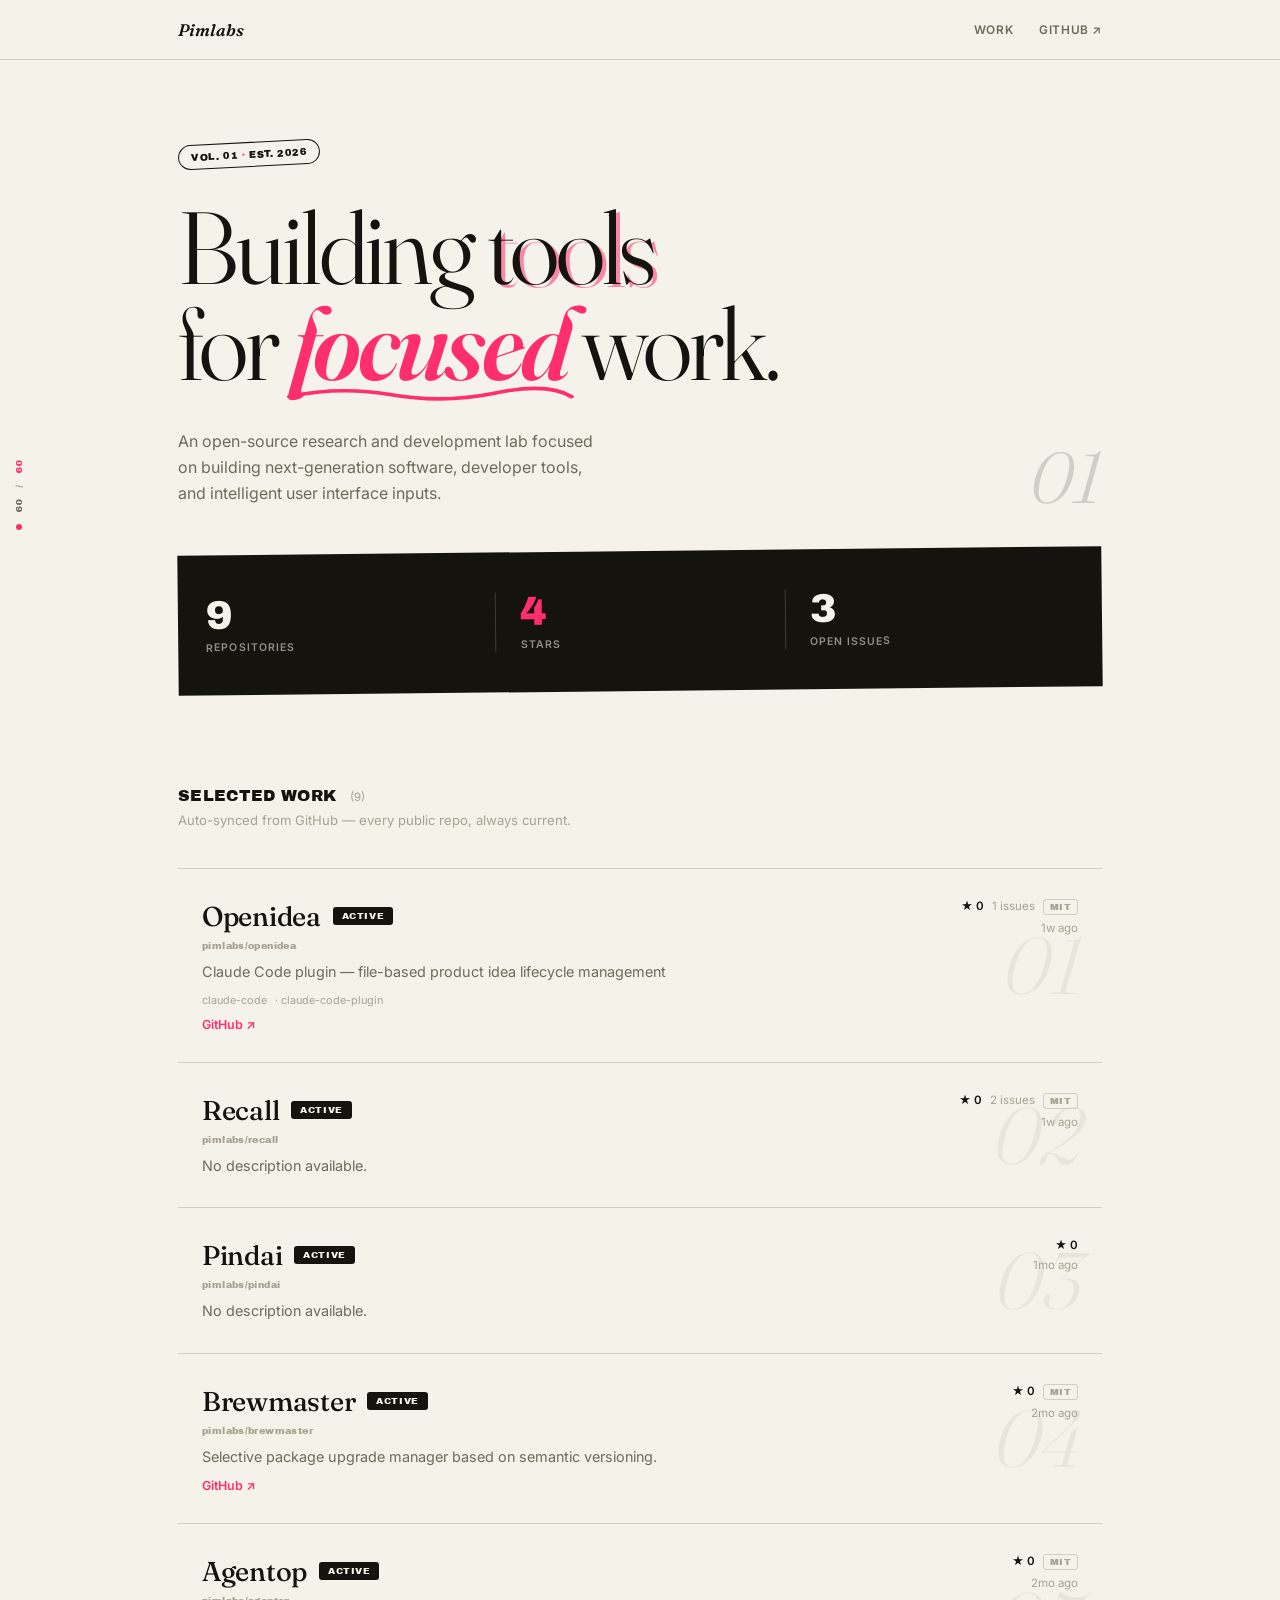
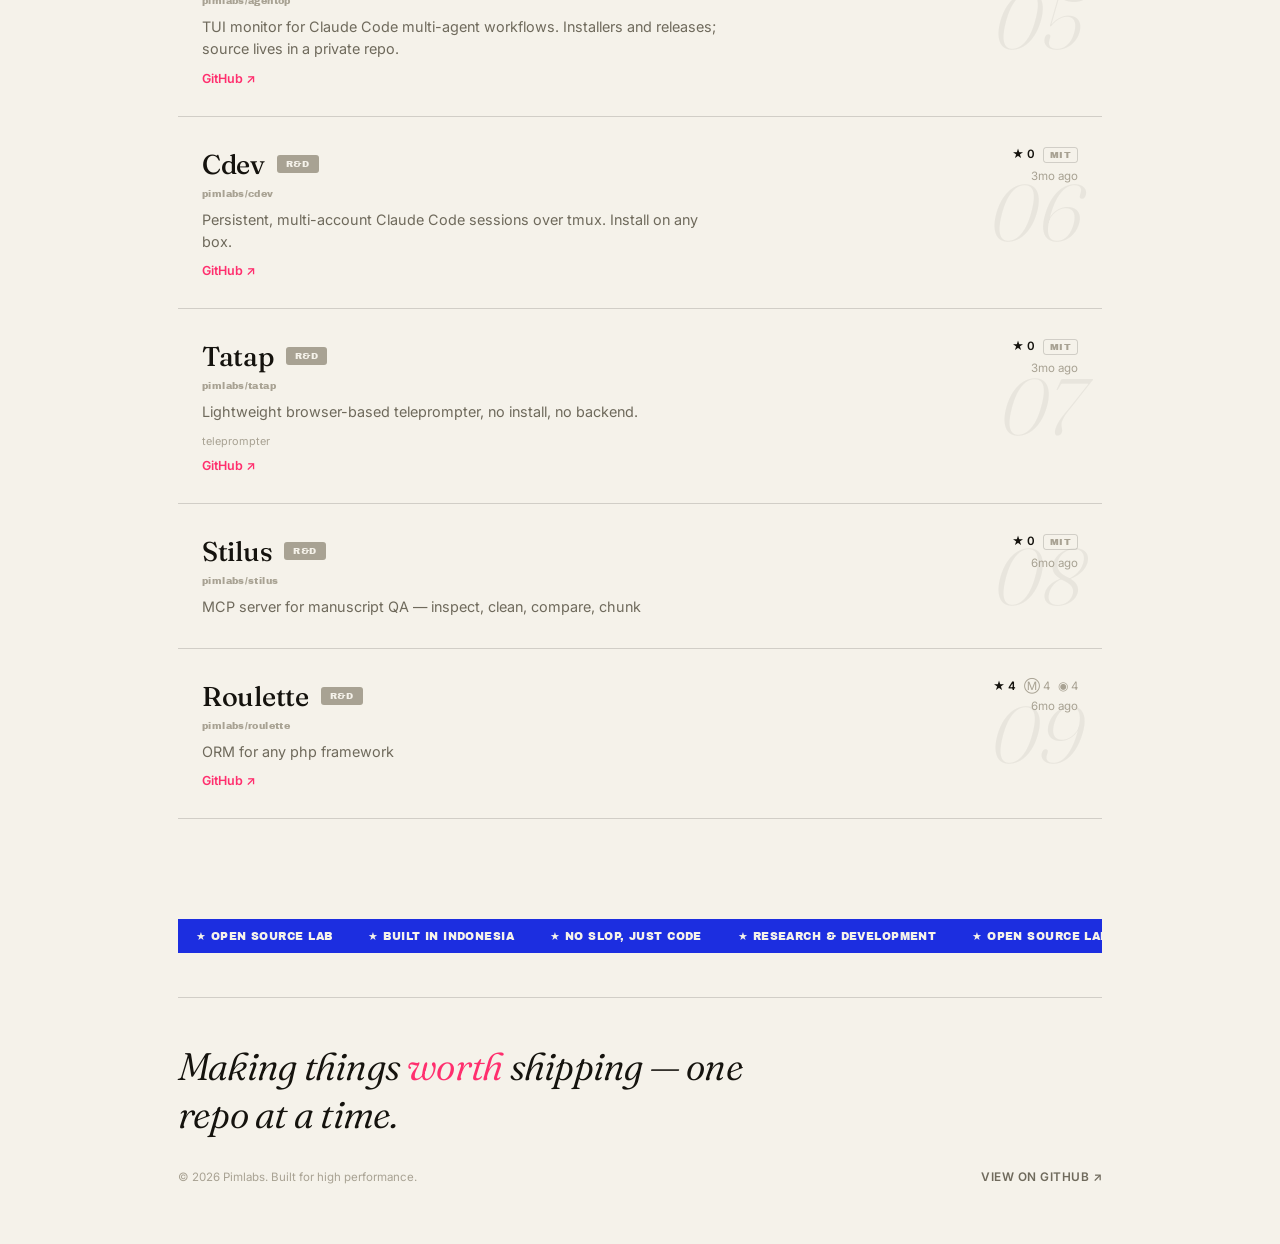
<file: index.html>
<!DOCTYPE html>
<html lang="en">
<head>
<meta charset="UTF-8">
<meta name="viewport" content="width=device-width, initial-scale=1.0">
<title>PIMLABS — Open Source R&D</title>
<link href="https://fonts.googleapis.com/css2?family=Archivo+Black&family=Fraunces:ital,opsz,wght@0,9..144,300..900;1,9..144,300..900&family=Inter:wght@400;500;600;700&display=swap" rel="stylesheet">
<style>
*, *::before, *::after { box-sizing: border-box; margin: 0; padding: 0; }

:root {
  --bg:      #f5f2ea;
  --ink:     #15130e;
  --muted:   #6f6a5c;
  --dim:     #a8a293;
  --line:    rgba(21,19,14,.16);
  --pink:    #ff2f6e;
  --blue:    #1c2ee0;
}

body {
  background: var(--bg);
  color: var(--ink);
  font-family: "Inter", sans-serif;
  min-height: 100vh;
  overflow-x: hidden;
}

.serif { font-family: "Fraunces", serif; }
.zine  { font-family: "Archivo Black", sans-serif; }

.wrap { max-width: 980px; margin: 0 auto; padding: 0 28px; }
.bleed { width: 100%; }

/* ticker */
.ticker {
  height: 34px; background: var(--blue); overflow: hidden;
  display: flex; align-items: center;
  margin: 0 0 44px;
}
.ticker-track {
  display: flex; white-space: nowrap;
  animation: scroll 22s linear infinite reverse;
}
.ticker-track span {
  font-family: "Archivo Black", sans-serif;
  font-size: .68rem; letter-spacing: .04em; text-transform: uppercase;
  color: var(--bg); padding: 0 18px;
}
@keyframes scroll { from{transform:translateX(0)} to{transform:translateX(-50%)} }
.ticker:hover .ticker-track { animation-play-state: paused; }

/* nav */
nav {
  position: fixed; top: 0; left: 0; right: 0; z-index: 100;
  height: 60px;
  border-bottom: 1px solid var(--line);
  background: rgba(245,242,234,.92);
  backdrop-filter: blur(8px);
  display: flex; align-items: center;
}
.nav-inner {
  max-width: 980px; margin: 0 auto; padding: 0 28px;
  width: 100%;
  display: flex; align-items: center; justify-content: space-between;
}
.nav-brand {
  font-family: "Fraunces", serif; font-style: italic; font-weight: 600;
  font-size: 1.05rem; color: var(--ink); text-decoration: none;
}
.nav-links { display: flex; align-items: center; gap: 26px; }
.nav-links a {
  font-size: .74rem; font-weight: 600; letter-spacing: .05em; text-transform: uppercase;
  color: var(--muted); text-decoration: none; transition: color .15s;
}
.nav-links a:hover { color: var(--pink); }

/* side tab */
.side-tab {
  position: fixed; left: 14px; top: 55%; transform: translateY(-50%);
  writing-mode: vertical-rl;
  font-family: "Archivo Black", sans-serif;
  font-size: .6rem; letter-spacing: .14em; text-transform: uppercase;
  color: var(--muted); z-index: 90;
  display: flex; align-items: center; gap: 10px;
}
.side-tab .dot {
  width: 6px; height: 6px; border-radius: 50%; background: var(--pink);
  animation: pulse 2s ease-in-out infinite;
}
.side-tab #side-index { color: var(--pink); }
.side-tab .side-sep { color: var(--dim); }
@keyframes pulse { 0%,100%{opacity:1} 50%{opacity:.2} }
@media(max-width:1120px){ .side-tab{ display:none; } }

/* hero */
header {
  padding: 142px 0 0;
  position: relative;
}
.stamp {
  display: inline-block;
  font-family: "Archivo Black", sans-serif;
  font-size: .62rem; letter-spacing: .06em; text-transform: uppercase;
  color: var(--ink); background: transparent;
  border: 1.5px solid var(--ink); padding: 6px 12px; border-radius: 100px;
  transform: rotate(-3deg);
  margin-bottom: 32px;
}
.stamp span { color: var(--pink); }
h1 {
  font-family: "Fraunces", serif;
  font-weight: 330; font-size: clamp(3.4rem, 9vw, 6.4rem);
  letter-spacing: -.035em; line-height: .94;
  color: var(--ink); margin-bottom: 0;
  max-width: 780px;
}
h1 em {
  font-style: italic; font-weight: 580; color: var(--pink);
  position: relative; display: inline-block;
}
.scribble { position: absolute; left: -4px; right: -6px; bottom: -10px; width: calc(100% + 10px); height: 18px; overflow: visible; }
.scribble path {
  fill: none; stroke: var(--pink); stroke-width: 4; stroke-linecap: round;
  stroke-dasharray: 260; stroke-dashoffset: 260;
  animation: draw 1s .5s cubic-bezier(.4,0,.2,1) forwards;
}
@keyframes draw { to { stroke-dashoffset: 0; } }
.reg-word { position: relative; display: inline-block; }
.reg-word::before {
  content: attr(data-text);
  position: absolute; left: 4px; top: 3px;
  color: var(--pink); z-index: -1; opacity: .55;
}
.hero-foot {
  display: flex; justify-content: space-between; align-items: flex-end;
  flex-wrap: wrap; gap: 24px;
  margin: 36px 0 0;
  padding-bottom: 44px;
}
.tagline {
  font-size: 1rem; color: var(--muted); line-height: 1.65;
  max-width: 420px;
}
.hero-num {
  font-family: "Fraunces", serif; font-weight: 300; font-style: italic;
  font-size: 4.5rem; color: var(--line); line-height: .8;
  animation: drift 5s ease-in-out infinite;
}
@keyframes drift { 0%,100%{transform:translateY(0)} 50%{transform:translateY(-8px)} }

/* stat band */
.band {
  background: var(--ink); color: var(--bg);
  margin: 0 0 96px;
  transform: rotate(-.6deg);
}
.band-inner {
  max-width: 980px; margin: 0 auto; padding: 40px 28px;
  display: grid; grid-template-columns: repeat(3,1fr);
}
.band .stat-block {
  border-left: 1px solid rgba(245,242,234,.18);
  padding-left: 24px;
}
.band .stat-block:first-child { border-left: none; padding-left: 0; }
.band .stat-num {
  display: block; font-family:"Archivo Black",sans-serif;
  font-size: 2.5rem; letter-spacing: -.01em; line-height:1; color: var(--bg);
}
.band .stat-num.accent { color: var(--pink); }
.band .stat-lbl {
  font-size: .66rem; font-weight: 600; letter-spacing: .1em; text-transform: uppercase;
  color: rgba(245,242,234,.55); margin-top: 10px;
}

/* section label */
.section-label {
  display: flex; align-items: baseline; gap: 14px;
  margin-bottom: 8px;
}
.section-label .title {
  font-family:"Archivo Black",sans-serif; text-transform: uppercase;
  font-size: 1rem; letter-spacing: .02em; color: var(--ink);
}
.section-label .count { font-size: .72rem; color: var(--dim); }
.section-sub { font-size: .82rem; color: var(--dim); margin-bottom: 40px; }

/* project index list */
.list { margin-bottom: 100px; }
.row {
  position: relative;
  display: grid; grid-template-columns: 1fr auto;
  align-items: start; gap: 24px;
  padding: 30px 24px;
  border-top: 1px solid var(--line);
  text-decoration: none; color: inherit;
  overflow: hidden;
  transition: background .18s, color .18s;
  opacity: 0; transform: translateY(14px);
}
.row.in { opacity: 1; transform: translateY(0); transition: opacity .5s ease, transform .5s ease, background .18s, color .18s; }
.list .row:last-child { border-bottom: 1px solid var(--line); }
.row-bignum {
  position: absolute; right: 20px; top: 50%; transform: translateY(-50%);
  font-family: "Fraunces", serif; font-weight: 300; font-style: italic;
  font-size: 5rem; color: var(--ink); opacity: .05;
  pointer-events: none; line-height: 1;
  animation: numdrift 6s ease-in-out infinite;
}
@keyframes numdrift { 0%,100%{ transform: translateY(-50%) } 50%{ transform: translateY(calc(-50% - 6px)) } }
.row { cursor: pointer; }
.row:hover { background: var(--ink); color: var(--bg); }
.row:hover .row-bignum { color: var(--bg); opacity: .08; }
.row:hover .row-desc { color: rgba(245,242,234,.65); }
.row:hover .row-status { background: var(--pink); color: var(--bg); }
.row:hover .row-meta { color: rgba(245,242,234,.5); }
.row-main { min-width: 0; position: relative; z-index: 1; }
.row-name {
  font-family:"Fraunces",serif; font-weight: 480; font-size: 1.7rem;
  letter-spacing: -.01em; margin-bottom: 8px;
  display: flex; align-items: center; gap: 12px; flex-wrap: wrap;
}
.row-status {
  font-family: "Archivo Black", sans-serif;
  font-size: .58rem; letter-spacing: .06em; text-transform: uppercase;
  background: var(--ink); color: var(--bg);
  padding: 4px 9px; border-radius: 3px; transition: background .18s, color .18s;
}
.row-status.arch { background: var(--dim); }
.row-slug {
  font-family: "Archivo Black", sans-serif;
  font-size: .6rem; letter-spacing: .04em; color: var(--dim);
  margin-bottom: 10px; transition: color .18s;
}
.row-desc { font-size: .9rem; color: var(--muted); line-height: 1.55; max-width: 520px; transition: color .18s; }
.row-topics { display:flex; flex-wrap:wrap; gap:8px; margin-top:10px; }
.row-topics span { font-size: .68rem; color: var(--dim); }
.row-topics span::before { content: "· "; }
.row-topics span:first-child::before { content: ""; }
.row-hp { display: block; margin-top: 10px; font-size: .78rem; font-weight: 600; color: var(--pink); text-decoration: none; }
.row-hp:hover { text-decoration: underline; }
.row-meta {
  position: relative; z-index: 1;
  text-align: right; font-size: .72rem; color: var(--dim);
  white-space: nowrap; transition: color .18s;
  display: flex; flex-direction: column; align-items: flex-end; gap: 6px;
}
.row-meta .stat-line { display: flex; gap: 8px; flex-wrap: wrap; justify-content: flex-end; }
.row-meta .stars { color: var(--ink); font-weight: 600; transition: color .18s; }
.row:hover .row-meta .stars { color: var(--pink); }
.row-meta .chip {
  font-family: "Archivo Black", sans-serif; font-size: .58rem; letter-spacing: .04em;
  border: 1px solid var(--line); border-radius: 3px; padding: 2px 6px; color: var(--dim);
  transition: border-color .18s, color .18s;
}
.row:hover .row-meta .chip { border-color: rgba(245,242,234,.3); color: rgba(245,242,234,.7); }

/* skeleton */
.sk {
  border-radius:3px;
  background: linear-gradient(90deg,#e9e5da 25%,#f1eee5 50%,#e9e5da 75%);
  background-size:200% 100%;
  animation:shimmer 1.6s ease-in-out infinite;
}
@keyframes shimmer { 0%{background-position:200% 0} 100%{background-position:-200% 0} }

/* footer */
footer {
  border-top:1px solid var(--line); padding:44px 0 60px;
}
.footer-line {
  font-family: "Fraunces", serif; font-style: italic; font-weight: 340;
  font-size: clamp(1.6rem, 4vw, 2.4rem); letter-spacing: -.02em;
  max-width: 620px; margin-bottom: 32px;
}
.footer-line em { color: var(--pink); font-style: italic; }
.footer-bottom {
  display:flex; align-items:center; justify-content:space-between; flex-wrap:wrap; gap:16px;
}
.footer-copy { font-size:.72rem; color:var(--dim); }
.footer-link {
  font-size:.74rem; font-weight:600; letter-spacing:.04em; text-transform: uppercase; color:var(--muted);
  text-decoration:none; display:flex; align-items:center; gap:7px; transition:color .15s;
}
.footer-link:hover { color: var(--pink); }

@media(max-width:640px){
  .nav-links a:not(.nav-gh) { display:none; }
  header { padding-top: 116px; }
  .hero-num { display:none; }
  .band-inner { grid-template-columns:1fr; gap: 20px; }
  .band .stat-block { border-left:none; padding-left:0; }
  .row { grid-template-columns: 1fr; padding: 24px 18px; }
  .row-bignum { display:none; }
  .row-meta { text-align:left; }
  .footer-bottom { flex-direction:column; align-items:flex-start; }
}
</style>
</head>
<body>

<nav>
  <div class="nav-inner">
    <a href="#" class="nav-brand">Pimlabs</a>
    <div class="nav-links">
      <a href="#work">Work</a>
      <a href="https://github.com/pimlabs" target="_blank">GitHub ↗</a>
    </div>
  </div>
</nav>

<div class="side-tab"><span id="side-index">00</span><span class="side-sep"> / </span><span id="side-total">00</span><span class="dot"></span></div>

<div class="wrap">

  <header>
    <div class="stamp">Vol. 01 <span>·</span> Est. 2026</div>
    <h1>Building <span class="reg-word" data-text="tools">tools</span><br>for <em>focused<svg class="scribble" viewBox="0 0 220 20" preserveAspectRatio="none"><path d="M2 14 Q 40 2, 80 12 T 160 10 T 218 14"/></svg></em> work.</h1>
    <div class="hero-foot">
      <p class="tagline" id="org-desc">An open-source research and development lab focused on building next-generation software, developer tools, and advanced input ecosystems.</p>
      <div class="hero-num">01</div>
    </div>
  </header>

  <div class="bleed band">
    <div class="band-inner">
      <div class="stat-block"><span class="stat-num" id="stat-repos">—</span><span class="stat-lbl">Repositories</span></div>
      <div class="stat-block"><span class="stat-num accent" id="stat-stars">—</span><span class="stat-lbl">Stars</span></div>
      <div class="stat-block"><span class="stat-num" id="stat-issues">—</span><span class="stat-lbl">Open Issues</span></div>
    </div>
  </div>

  <section id="work">
    <div class="section-label"><span class="title">Selected Work</span><span class="count" id="work-count"></span></div>
    <div class="section-sub">Auto-synced from GitHub — every public repo, always current.</div>
    <div class="list" id="grid">
      <div class="row in" style="border-top:1px solid var(--line)">
        <div><div class="sk" style="width:180px;height:24px;margin-bottom:10px"></div><div class="sk" style="width:70%;height:12px"></div></div>
        <div class="sk" style="width:50px;height:12px"></div>
      </div>
      <div class="row in">
        <div><div class="sk" style="width:150px;height:24px;margin-bottom:10px"></div><div class="sk" style="width:60%;height:12px"></div></div>
        <div class="sk" style="width:50px;height:12px"></div>
      </div>
    </div>
  </section>

  <div class="bleed ticker">
    <div class="ticker-track">
      <span>★ OPEN SOURCE LAB</span><span>★ BUILT IN INDONESIA</span><span>★ NO SLOP, JUST CODE</span><span>★ RESEARCH &amp; DEVELOPMENT</span>
      <span>★ OPEN SOURCE LAB</span><span>★ BUILT IN INDONESIA</span><span>★ NO SLOP, JUST CODE</span><span>★ RESEARCH &amp; DEVELOPMENT</span>
    </div>
  </div>

  <footer>
    <p class="footer-line">Making things <em>worth</em> shipping — one repo at a time.</p>
    <div class="footer-bottom">
      <div class="footer-copy">© 2026 Pimlabs. Built for high performance.</div>
      <a href="https://github.com/pimlabs" target="_blank" class="footer-link">View on GitHub ↗</a>
    </div>
  </footer>

</div>

<script>
const SITE_REPO = "pimlabs.github.io";
const EXCLUDE = ["homebrew-tap", "article-scraper"];

async function fetchJSON(url) {
  try { const r = await fetch(url); return r.ok ? r.json() : null; }
  catch { return null; }
}
async function fetchRepos() {
  const local = await fetchJSON("data/repos.json");
  if (Array.isArray(local) && local.length) return local;
  const live = await fetchJSON("https://api.github.com/orgs/pimlabs/repos?type=public&sort=pushed&per_page=100");
  return Array.isArray(live) ? live : [];
}
async function fetchOrg() {
  const local = await fetchJSON("data/org.json");
  if (local && local.description) return local;
  return fetchJSON("https://api.github.com/orgs/pimlabs");
}
function getAge(p) {
  const d = Math.floor((Date.now()-new Date(p))/86400000);
  if(d<1) return "Today"; if(d<7) return d+"d ago";
  if(d<30) return Math.floor(d/7)+"w ago";
  return Math.floor(d/30)+"mo ago";
}
function getStatus(repo) {
  const d = (Date.now()-new Date(repo.pushed_at))/86400000;
  if(repo.archived) return {label:"Archived", cls:"row-status arch"};
  if(d<90)          return {label:"Active",   cls:"row-status"};
  return                   {label:"R&D",      cls:"row-status arch"};
}
function escapeHtml(s) {
  return String(s).replace(/[&<>"']/g, c => ({"&":"&amp;","<":"&lt;",">":"&gt;",'"':"&quot;","'":"&#39;"}[c]));
}
function renderRow(repo, i) {
  const {label,cls} = getStatus(repo);
  const desc   = escapeHtml(repo.description || "No description available.");
  const age    = getAge(repo.pushed_at);
  const topics = (repo.topics||[]).slice(0,5);
  const topicsHTML = topics.length ? '<div class="row-topics">'+topics.map(t=>'<span>'+escapeHtml(t)+'</span>').join("")+'</div>' : "";
  const primaryUrl = escapeHtml(repo.homepage || repo.html_url);
  const secondary   = repo.homepage ? '<a href="'+escapeHtml(repo.html_url)+'" target="_blank" class="row-hp">GitHub ↗</a>' : "";
  const lic    = repo.license ? '<span class="chip">'+escapeHtml(repo.license.spdx_id)+'</span>' : "";
  const idx    = String(i+1).padStart(2,"0");
  const name   = escapeHtml(repo.name);
  const statLine = '<div class="stat-line">'
    +'<span class="stars">&#9733; '+repo.stargazers_count+'</span>'
    +(repo.forks_count?'<span>&#9410; '+repo.forks_count+'</span>':'')
    +(repo.open_issues_count?'<span>'+repo.open_issues_count+' issues</span>':'')
    +(repo.watchers_count?'<span>&#9673; '+repo.watchers_count+'</span>':'')
    +lic
    +'</div>';
  return '<div class="row" data-url="'+primaryUrl+'">'
    +'<span class="row-bignum">'+idx+'</span>'
    +'<div class="row-main">'
    +'<div class="row-name">'+name.charAt(0).toUpperCase()+name.slice(1)+'<span class="'+cls+'">'+label+'</span></div>'
    +'<div class="row-slug">pimlabs/'+name+'</div>'
    +'<p class="row-desc">'+desc+'</p>'
    +topicsHTML
    +secondary
    +'</div>'
    +'<div class="row-meta">'+statLine+'<span>'+age+'</span></div>'
    +'</div>';
}

function observeRows() {
  const rows = document.querySelectorAll('.row');
  const io = new IntersectionObserver((entries) => {
    entries.forEach(e => { if (e.isIntersecting) { e.target.classList.add('in'); io.unobserve(e.target); } });
  }, { threshold: .1 });
  rows.forEach(r => io.observe(r));
  // safety net: never leave rows permanently invisible if IO is slow/unavailable
  setTimeout(() => rows.forEach(r => r.classList.add('in')), 1200);
}

function animateCount(el, target) {
  const start = performance.now();
  const duration = 700;
  function tick(now) {
    const p = Math.max(0, Math.min(1, (now - start) / duration));
    const eased = 1 - Math.pow(1 - p, 3);
    el.textContent = Math.round(eased * target);
    if (p < 1) requestAnimationFrame(tick);
  }
  requestAnimationFrame(tick);
}
function observeStats() {
  const band = document.querySelector('.band');
  if (!band) return;
  let done = false;
  function run() {
    if (done) return;
    done = true;
    ['stat-repos','stat-stars','stat-issues'].forEach(id => {
      const el = document.getElementById(id);
      const target = parseInt(el.dataset.target || "0", 10);
      animateCount(el, target);
    });
  }
  const io = new IntersectionObserver((entries) => {
    entries.forEach(e => { if (e.isIntersecting) { io.unobserve(e.target); run(); } });
  }, { threshold: .3 });
  io.observe(band);
  // safety net: never leave stats permanently at placeholder if IO is slow/unavailable
  setTimeout(run, 1200);
}

function observeActiveIndex(total) {
  const idxEl = document.getElementById('side-index');
  const totalEl = document.getElementById('side-total');
  if (!idxEl || !totalEl) return;
  totalEl.textContent = String(total).padStart(2, "0");
  const rows = Array.from(document.querySelectorAll('.row'));
  if (!rows.length) return;
  const io = new IntersectionObserver((entries) => {
    entries.forEach(e => {
      if (!e.isIntersecting) return;
      const i = rows.indexOf(e.target);
      if (i > -1) idxEl.textContent = String(i + 1).padStart(2, "0");
    });
  }, { rootMargin: "-45% 0px -45% 0px", threshold: 0 });
  rows.forEach(r => io.observe(r));
}

async function load() {
  const [repos, org] = await Promise.all([fetchRepos(), fetchOrg()]);
  if(org && org.description) document.getElementById("org-desc").textContent = org.description;
  const valid = repos.filter(r => r && !r.fork && r.name !== SITE_REPO && !EXCLUDE.includes(r.name));
  const grid  = document.getElementById("grid");
  if(!valid.length){ grid.innerHTML='<p style="font-size:.85rem;color:var(--dim)">Could not load repositories.</p>'; return; }
  grid.innerHTML = valid.map(renderRow).join("");
  grid.addEventListener("click", (e) => {
    if (e.target.closest("a")) return;
    const row = e.target.closest(".row");
    if (!row || !row.dataset.url) return;
    try {
      const u = new URL(row.dataset.url, location.href);
      if (u.protocol === "http:" || u.protocol === "https:") window.open(u.href, "_blank");
    } catch {}
  });
  document.getElementById("work-count").textContent = "("+valid.length+")";
  document.getElementById("stat-repos").dataset.target  = valid.length;
  document.getElementById("stat-stars").dataset.target  = valid.reduce((s,r)=>s+r.stargazers_count,0);
  document.getElementById("stat-issues").dataset.target = valid.reduce((s,r)=>s+r.open_issues_count,0);
  observeRows();
  observeStats();
  observeActiveIndex(valid.length);
}
load();
</script>
</body>
</html>
</file>
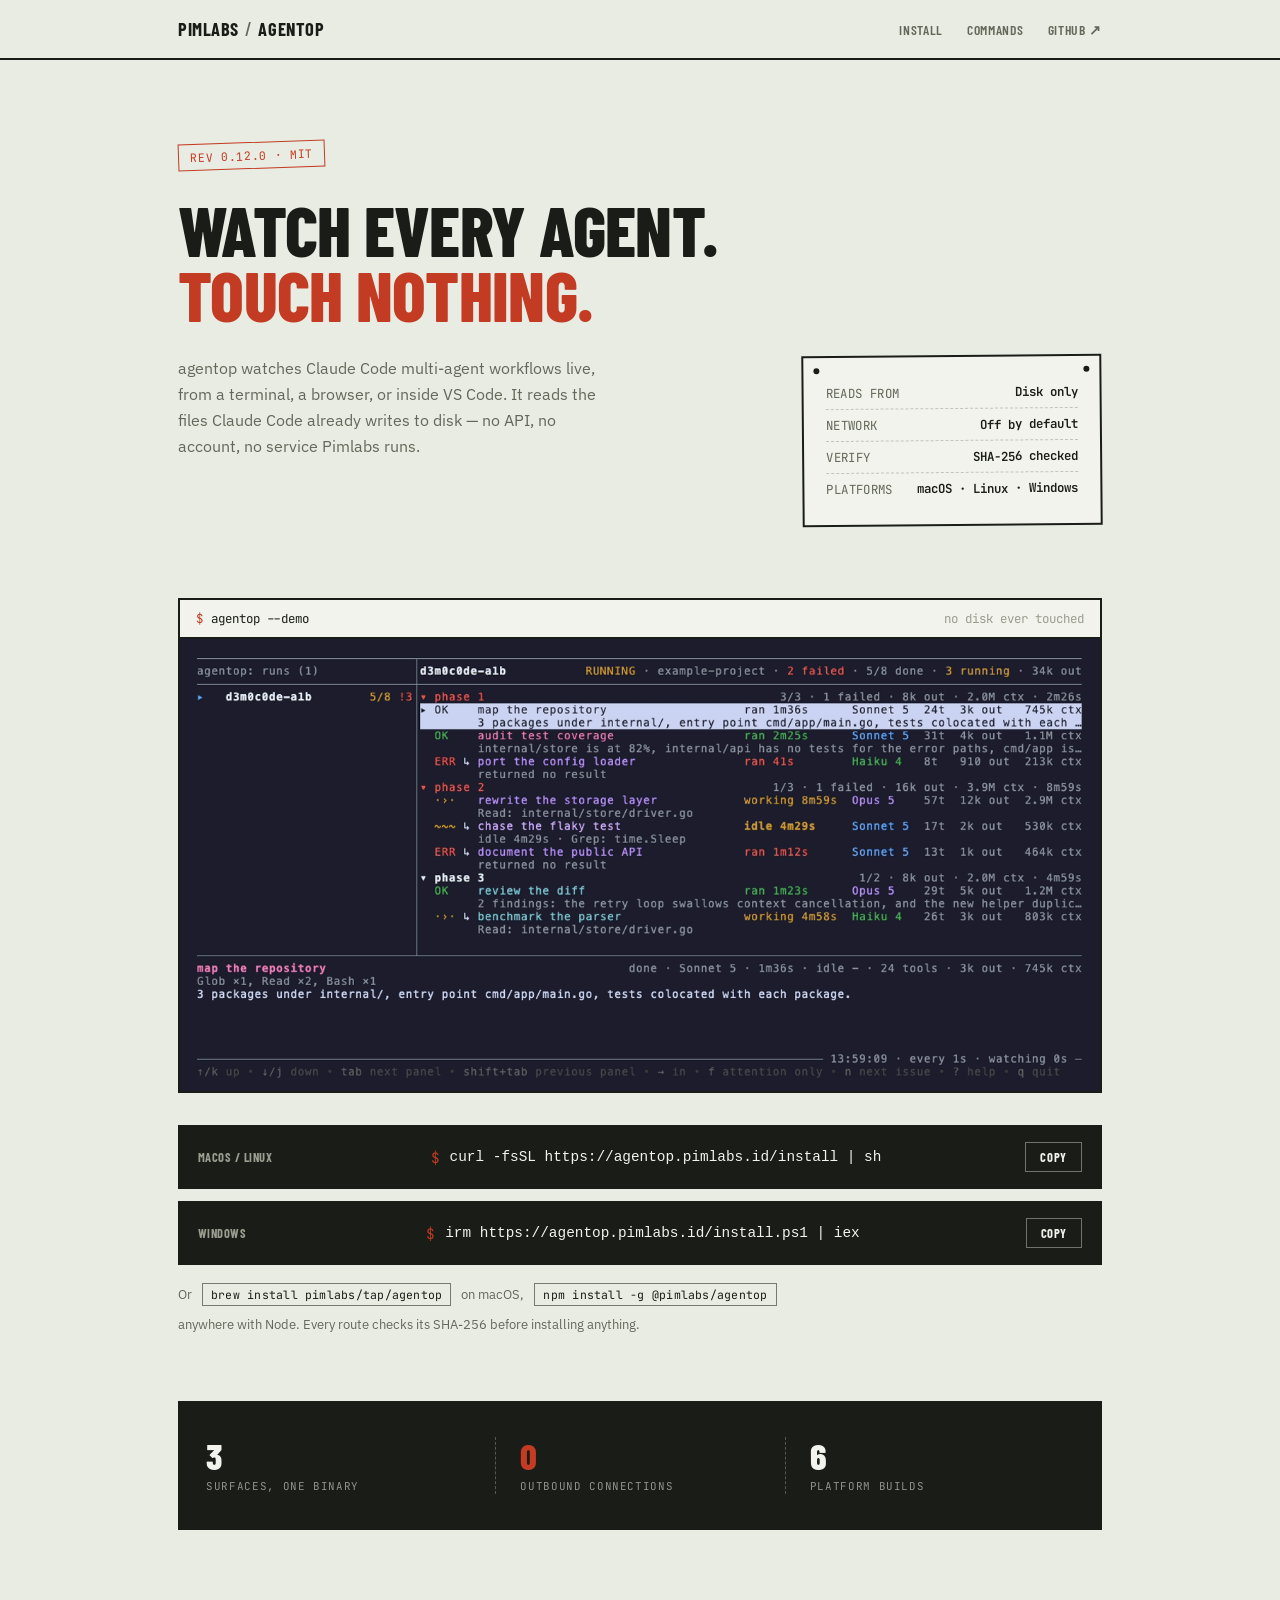
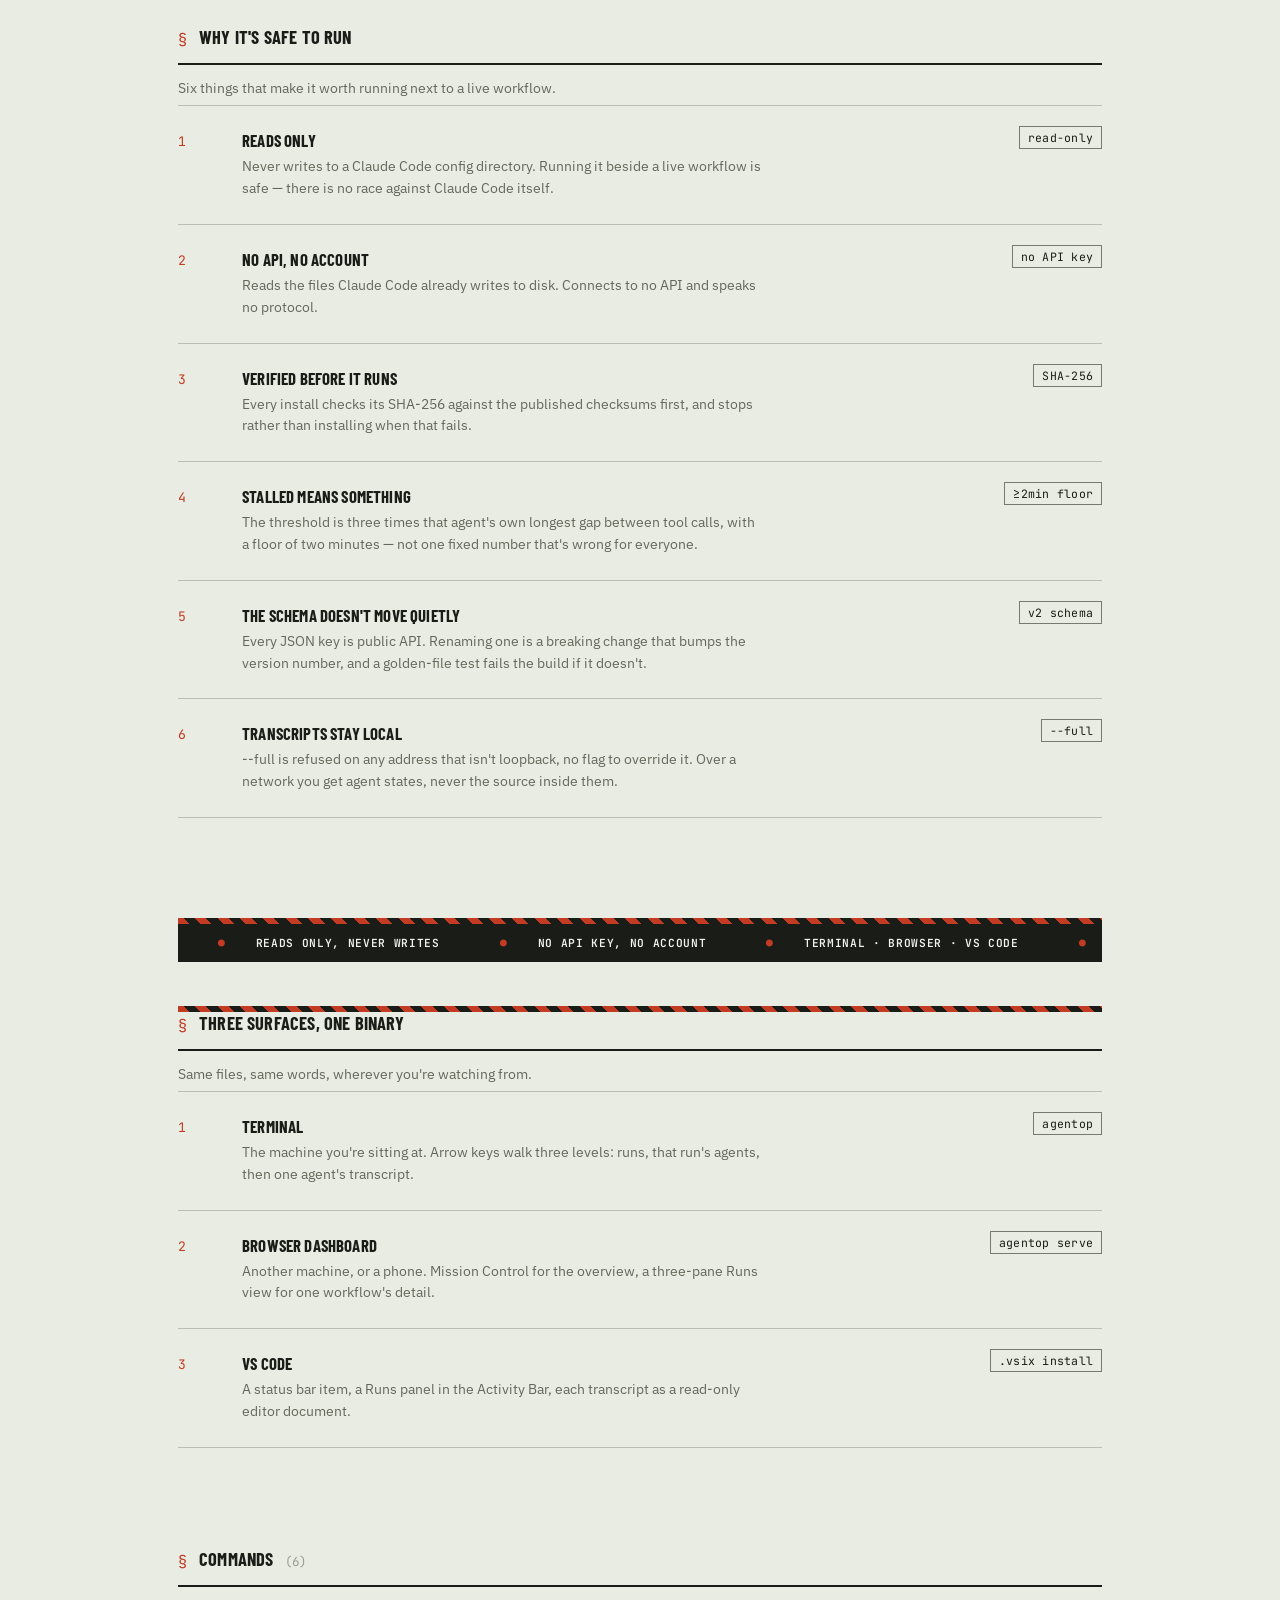
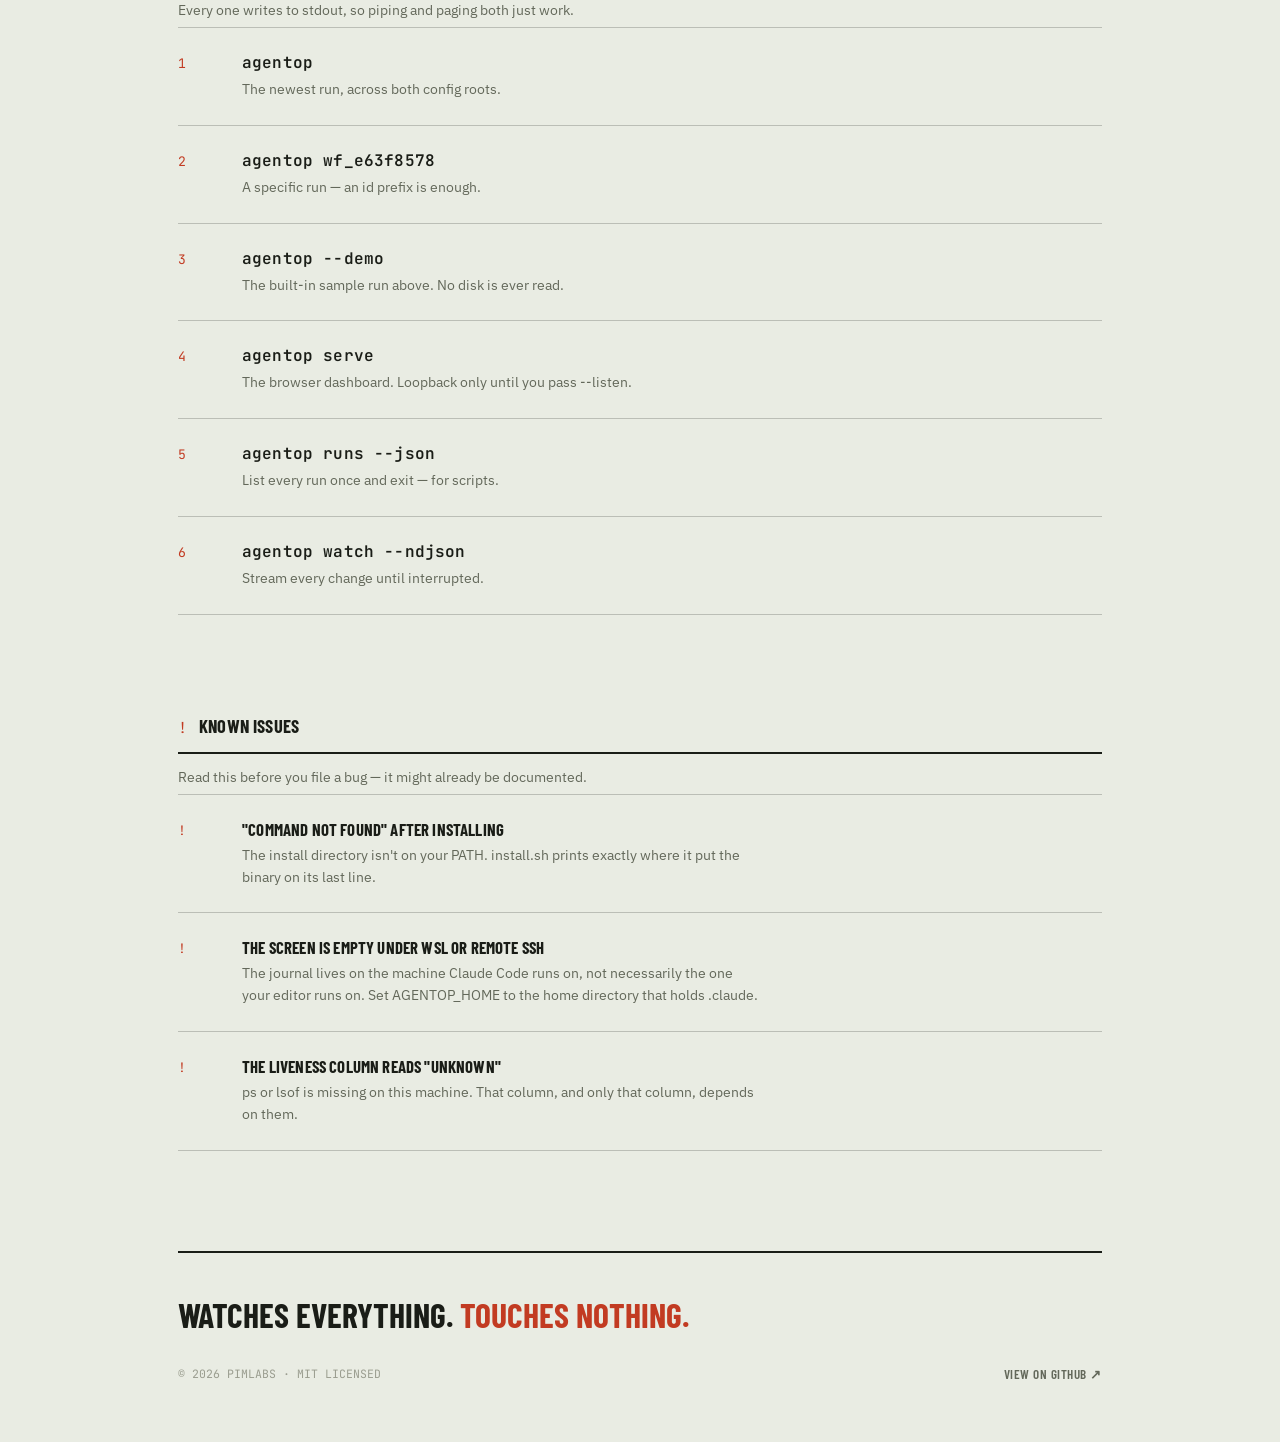
<file: agentop/index.html>
<!DOCTYPE html>
<html lang="en">
<head>
<meta charset="UTF-8">
<meta name="viewport" content="width=device-width, initial-scale=1.0">
<title>agentop — watch Claude Code multi-agent workflows live · Pimlabs</title>
<meta name="description" content="Watch Claude Code multi-agent workflows live, from a terminal, a browser, or inside VS Code. Reads only, no API key, no account, no service Pimlabs runs.">
<meta property="og:title" content="agentop — watch Claude Code multi-agent workflows live">
<meta property="og:description" content="Watch Claude Code multi-agent workflows live, from a terminal, a browser, or inside VS Code. Reads only, no API key, no account, no service Pimlabs runs.">
<meta property="og:type" content="website">
<meta property="og:url" content="https://www.pimlabs.id/agentop/">
<meta property="og:image" content="https://www.pimlabs.id/agentop/demo.gif">
<meta name="twitter:card" content="summary_large_image">
<meta name="theme-color" content="#e9ece3">
<link rel="canonical" href="https://www.pimlabs.id/agentop/">
<link href="https://fonts.googleapis.com/css2?family=Barlow+Condensed:wght@500;600;700;800&family=IBM+Plex+Sans:wght@400;500;600&family=JetBrains+Mono:wght@400;500;600;700&display=swap" rel="stylesheet">
<link rel="stylesheet" href="../assets/site.css">
<style>
/* agentop-specific: hero sizing, demo frame, dual install rows */
header { padding-bottom: 8px; }
h1 { font-size: clamp(2.6rem, 6.4vw, 4.4rem); max-width: 680px; }

.demo-frame { border: 2px solid var(--ink); background: var(--paper); margin-top: 36px; }
.df-bar {
  display: flex; align-items: center; justify-content: space-between;
  padding: 10px 16px; border-bottom: 2px solid var(--ink);
  font-family: "JetBrains Mono", monospace; font-size: .78rem;
}
.df-bar .cmd .prompt { color: var(--stamp); margin-right: 8px; }
.df-bar .note { color: var(--faint); }
.demo-frame img { display: block; width: 100%; height: auto; }

.install-row + .install-row { margin-top: 12px; }
.install-row .platform {
  font-family: "Barlow Condensed", sans-serif; font-weight: 700; text-transform: uppercase;
  font-size: .78rem; letter-spacing: .04em; color: var(--faint); margin-right: 14px; flex-shrink: 0;
}
.install-row .cmd-wrap { display: flex; align-items: center; overflow-x: auto; }

@media(max-width:760px){
  .hero-foot { flex-direction: column; align-items: stretch; }
  .plate { width: 100%; min-width: 0; }
  .install-row { flex-direction: column; align-items: stretch; gap: 12px; }
  .install-row .cmd-wrap { flex-wrap: wrap; }
  .install-row code { display: block; white-space: normal; word-break: break-all; font-size: .82rem; }
  .copy-btn { align-self: flex-start; }
}
</style>
</head>
<body>

<nav>
  <div class="nav-inner">
    <a href="../" class="nav-brand">Pimlabs<span class="sep">/</span>Agentop</a>
    <div class="nav-links">
      <a href="#install">Install</a>
      <a href="#commands">Commands</a>
      <a href="https://github.com/pimlabs/agentop" target="_blank" rel="noopener" class="nav-gh">GitHub ↗</a>
    </div>
  </div>
</nav>

<div class="wrap">

  <header>
    <div class="stamp">REV 0.12.0 · MIT</div>
    <h1>Watch every agent. <span class="mark">Touch nothing.</span></h1>
    <div class="hero-foot">
      <p class="tagline">agentop watches Claude Code multi-agent workflows live, from a terminal, a browser, or inside VS Code. It reads the files Claude Code already writes to disk — no API, no account, no service Pimlabs runs.</p>
      <div class="plate">
        <div class="plate-row"><span class="k">Reads from</span><span class="v">Disk only</span></div>
        <div class="plate-row"><span class="k">Network</span><span class="v">Off by default</span></div>
        <div class="plate-row"><span class="k">Verify</span><span class="v">SHA-256 checked</span></div>
        <div class="plate-row"><span class="k">Platforms</span><span class="v">macOS · Linux · Windows</span></div>
      </div>
    </div>

    <div class="demo-frame">
      <div class="df-bar">
        <span class="cmd"><span class="prompt">$</span>agentop --demo</span>
        <span class="note">no disk ever touched</span>
      </div>
      <img src="demo.gif" alt="agentop watching one workflow run: eight agents across three phases, one failed, two idle" width="1300" height="640" loading="lazy">
    </div>

    <div id="install" style="margin-top:32px">
      <div class="install-row">
        <span class="platform">macOS / Linux</span>
        <div class="cmd-wrap"><span class="prompt">$</span><code>curl -fsSL https://agentop.pimlabs.id/install | sh</code></div>
        <button class="copy-btn" type="button">Copy</button>
      </div>
      <div class="install-row">
        <span class="platform">Windows</span>
        <div class="cmd-wrap"><span class="prompt">$</span><code>irm https://agentop.pimlabs.id/install.ps1 | iex</code></div>
        <button class="copy-btn" type="button">Copy</button>
      </div>
    </div>
    <div class="reqs">
      Or <span class="chip">brew install pimlabs/tap/agentop</span> on macOS, <span class="chip">npm install -g @pimlabs/agentop</span> anywhere with Node. Every route checks its SHA-256 before installing anything.
    </div>
  </header>

  <div class="bleed band">
    <div class="band-inner">
      <div class="stat-block"><span class="stat-num">3</span><span class="stat-lbl">Surfaces, one binary</span></div>
      <div class="stat-block"><span class="stat-num accent">0</span><span class="stat-lbl">Outbound connections</span></div>
      <div class="stat-block"><span class="stat-num">6</span><span class="stat-lbl">Platform builds</span></div>
    </div>
  </div>

  <section id="why">
    <div class="section-label"><span class="mark">§</span><span class="title">Why it's safe to run</span></div>
    <div class="section-sub">Six things that make it worth running next to a live workflow.</div>
    <div class="list">
      <div class="row"><span class="row-num">1</span><div class="row-main"><div class="row-name">Reads only</div><p class="row-desc">Never writes to a Claude Code config directory. Running it beside a live workflow is safe — there is no race against Claude Code itself.</p></div><div class="row-meta"><span class="chip">read-only</span></div></div>
      <div class="row"><span class="row-num">2</span><div class="row-main"><div class="row-name">No API, no account</div><p class="row-desc">Reads the files Claude Code already writes to disk. Connects to no API and speaks no protocol.</p></div><div class="row-meta"><span class="chip">no API key</span></div></div>
      <div class="row"><span class="row-num">3</span><div class="row-main"><div class="row-name">Verified before it runs</div><p class="row-desc">Every install checks its SHA-256 against the published checksums first, and stops rather than installing when that fails.</p></div><div class="row-meta"><span class="chip">SHA-256</span></div></div>
      <div class="row"><span class="row-num">4</span><div class="row-main"><div class="row-name">Stalled means something</div><p class="row-desc">The threshold is three times that agent's own longest gap between tool calls, with a floor of two minutes — not one fixed number that's wrong for everyone.</p></div><div class="row-meta"><span class="chip">≥2min floor</span></div></div>
      <div class="row"><span class="row-num">5</span><div class="row-main"><div class="row-name">The schema doesn't move quietly</div><p class="row-desc">Every JSON key is public API. Renaming one is a breaking change that bumps the version number, and a golden-file test fails the build if it doesn't.</p></div><div class="row-meta"><span class="chip">v2 schema</span></div></div>
      <div class="row"><span class="row-num">6</span><div class="row-main"><div class="row-name">Transcripts stay local</div><p class="row-desc">--full is refused on any address that isn't loopback, no flag to override it. Over a network you get agent states, never the source inside them.</p></div><div class="row-meta"><span class="chip">--full</span></div></div>
    </div>
  </section>

  <div class="hazard-sandwich">
    <div class="hazard-strip"></div>
    <div class="bleed ticker">
      <div class="ticker-track">
        <span><span class="bullet">●</span>READS ONLY, NEVER WRITES</span><span><span class="bullet">●</span>NO API KEY, NO ACCOUNT</span><span><span class="bullet">●</span>TERMINAL · BROWSER · VS CODE</span><span><span class="bullet">●</span>MACOS · LINUX · WINDOWS</span>
        <span><span class="bullet">●</span>READS ONLY, NEVER WRITES</span><span><span class="bullet">●</span>NO API KEY, NO ACCOUNT</span><span><span class="bullet">●</span>TERMINAL · BROWSER · VS CODE</span><span><span class="bullet">●</span>MACOS · LINUX · WINDOWS</span>
      </div>
    </div>
    <div class="hazard-strip"></div>
  </div>

  <section id="surfaces">
    <div class="section-label"><span class="mark">§</span><span class="title">Three surfaces, one binary</span></div>
    <div class="section-sub">Same files, same words, wherever you're watching from.</div>
    <div class="list">
      <div class="row"><span class="row-num">1</span><div class="row-main"><div class="row-name">Terminal</div><p class="row-desc">The machine you're sitting at. Arrow keys walk three levels: runs, that run's agents, then one agent's transcript.</p></div><div class="row-meta"><span class="chip">agentop</span></div></div>
      <div class="row"><span class="row-num">2</span><div class="row-main"><div class="row-name">Browser dashboard</div><p class="row-desc">Another machine, or a phone. Mission Control for the overview, a three-pane Runs view for one workflow's detail.</p></div><div class="row-meta"><span class="chip">agentop serve</span></div></div>
      <div class="row"><span class="row-num">3</span><div class="row-main"><div class="row-name">VS Code</div><p class="row-desc">A status bar item, a Runs panel in the Activity Bar, each transcript as a read-only editor document.</p></div><div class="row-meta"><span class="chip">.vsix install</span></div></div>
    </div>
  </section>

  <section id="commands">
    <div class="section-label"><span class="mark">§</span><span class="title">Commands</span><span class="count">(6)</span></div>
    <div class="section-sub">Every one writes to stdout, so piping and paging both just work.</div>
    <div class="list">
      <div class="row"><span class="row-num">1</span><div class="row-main"><div class="row-name mono">agentop</div><p class="row-desc">The newest run, across both config roots.</p></div><div class="row-meta"></div></div>
      <div class="row"><span class="row-num">2</span><div class="row-main"><div class="row-name mono">agentop wf_e63f8578</div><p class="row-desc">A specific run — an id prefix is enough.</p></div><div class="row-meta"></div></div>
      <div class="row"><span class="row-num">3</span><div class="row-main"><div class="row-name mono">agentop --demo</div><p class="row-desc">The built-in sample run above. No disk is ever read.</p></div><div class="row-meta"></div></div>
      <div class="row"><span class="row-num">4</span><div class="row-main"><div class="row-name mono">agentop serve</div><p class="row-desc">The browser dashboard. Loopback only until you pass --listen.</p></div><div class="row-meta"></div></div>
      <div class="row"><span class="row-num">5</span><div class="row-main"><div class="row-name mono">agentop runs --json</div><p class="row-desc">List every run once and exit — for scripts.</p></div><div class="row-meta"></div></div>
      <div class="row"><span class="row-num">6</span><div class="row-main"><div class="row-name mono">agentop watch --ndjson</div><p class="row-desc">Stream every change until interrupted.</p></div><div class="row-meta"></div></div>
    </div>
  </section>

  <section id="known-issues">
    <div class="section-label"><span class="mark">!</span><span class="title">Known issues</span></div>
    <div class="section-sub">Read this before you file a bug — it might already be documented.</div>
    <div class="list">
      <div class="row"><span class="row-num">!</span><div class="row-main"><div class="row-name">"Command not found" after installing</div><p class="row-desc">The install directory isn't on your PATH. install.sh prints exactly where it put the binary on its last line.</p></div><div class="row-meta"></div></div>
      <div class="row"><span class="row-num">!</span><div class="row-main"><div class="row-name">The screen is empty under WSL or Remote SSH</div><p class="row-desc">The journal lives on the machine Claude Code runs on, not necessarily the one your editor runs on. Set AGENTOP_HOME to the home directory that holds .claude.</p></div><div class="row-meta"></div></div>
      <div class="row"><span class="row-num">!</span><div class="row-main"><div class="row-name">The liveness column reads "unknown"</div><p class="row-desc">ps or lsof is missing on this machine. That column, and only that column, depends on them.</p></div><div class="row-meta"></div></div>
    </div>
  </section>

  <footer>
    <p class="footer-line">Watches everything. <span class="mark">Touches nothing.</span></p>
    <div class="footer-bottom">
      <div class="footer-copy">© 2026 PIMLABS · MIT LICENSED</div>
      <a href="https://github.com/pimlabs/agentop" target="_blank" rel="noopener" class="footer-link">View on GitHub ↗</a>
    </div>
  </footer>

</div>

<script>
(() => {
  document.querySelectorAll('.install-row').forEach(row => {
    const btn = row.querySelector('.copy-btn');
    const codeEl = row.querySelector('code');
    if (!btn || !codeEl) return;
    btn.addEventListener('click', () => {
      const done = () => {
        btn.textContent = 'Copied';
        btn.classList.add('copied');
        setTimeout(() => { btn.textContent = 'Copy'; btn.classList.remove('copied'); }, 1600);
      };
      if (navigator.clipboard?.writeText) {
        navigator.clipboard.writeText(codeEl.textContent).then(done, done);
      } else {
        done();
      }
    });
  });
})();
</script>
</body>
</html>
</file>
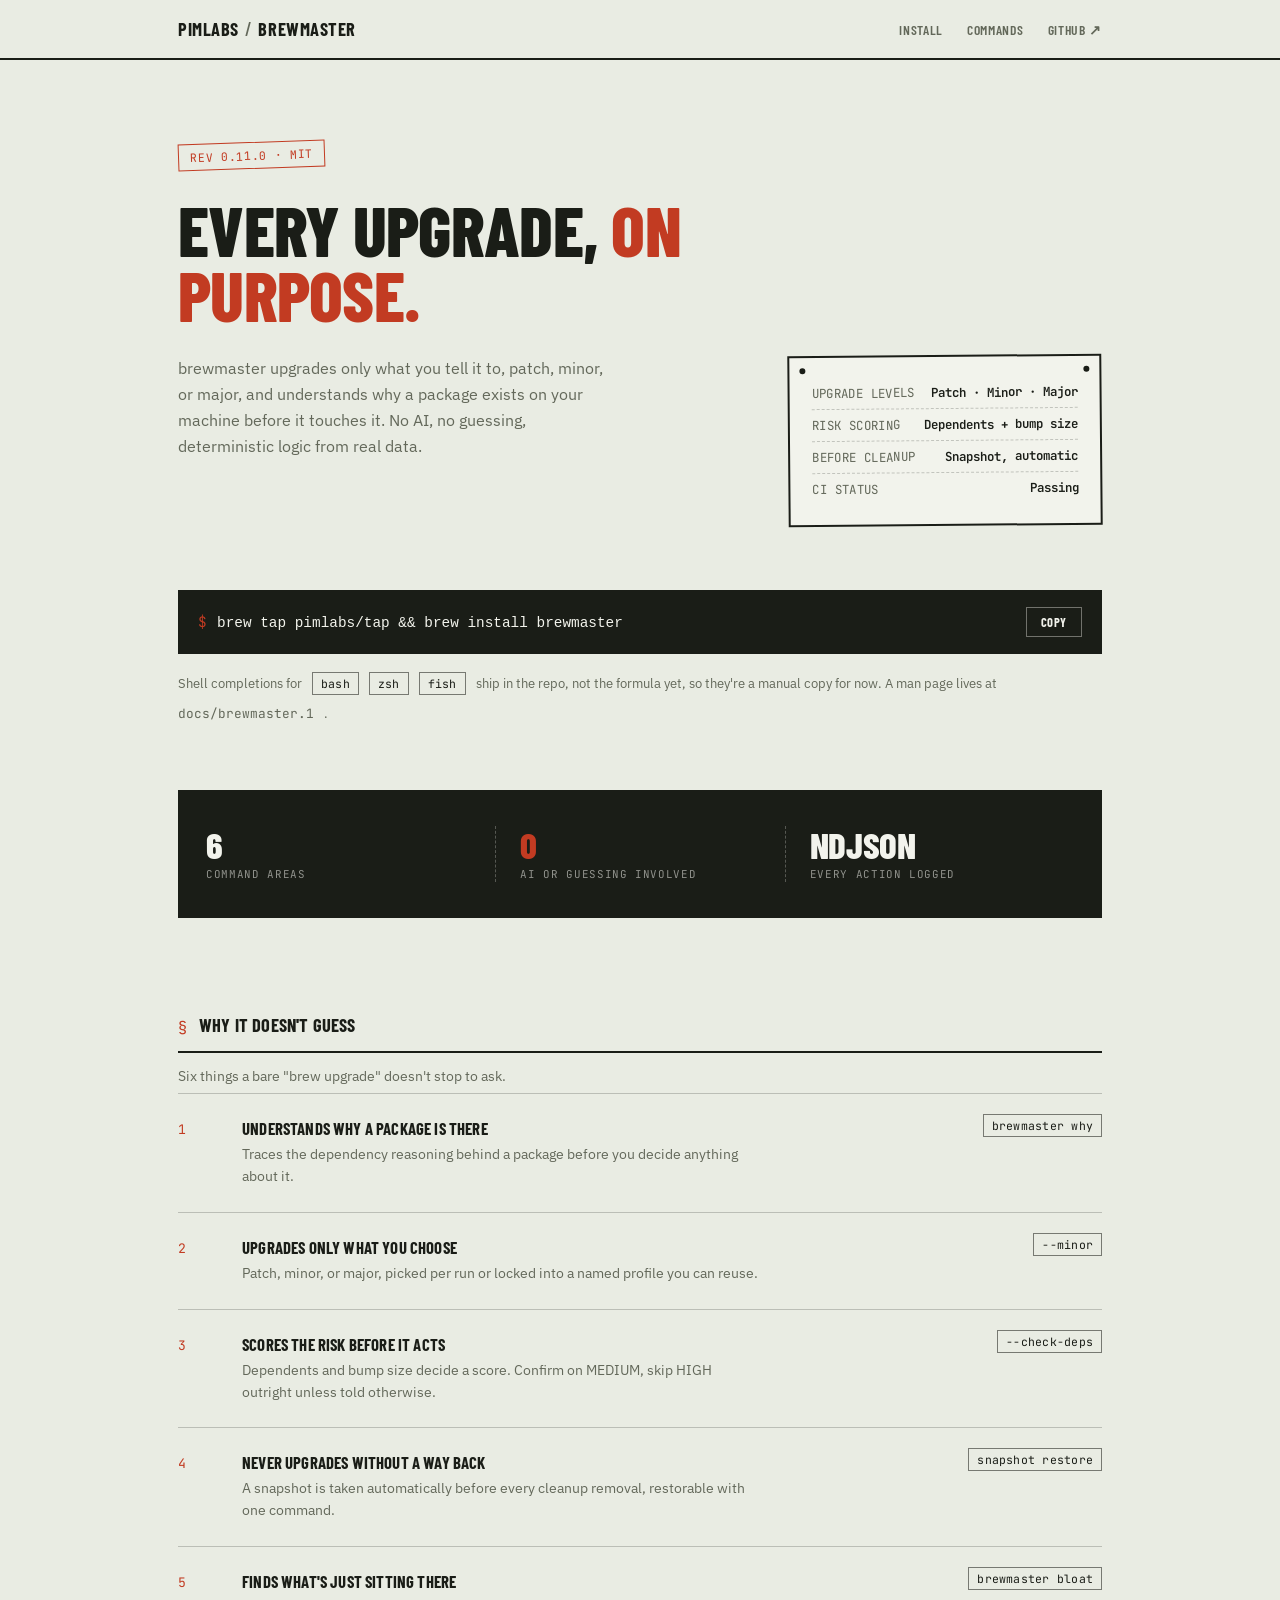
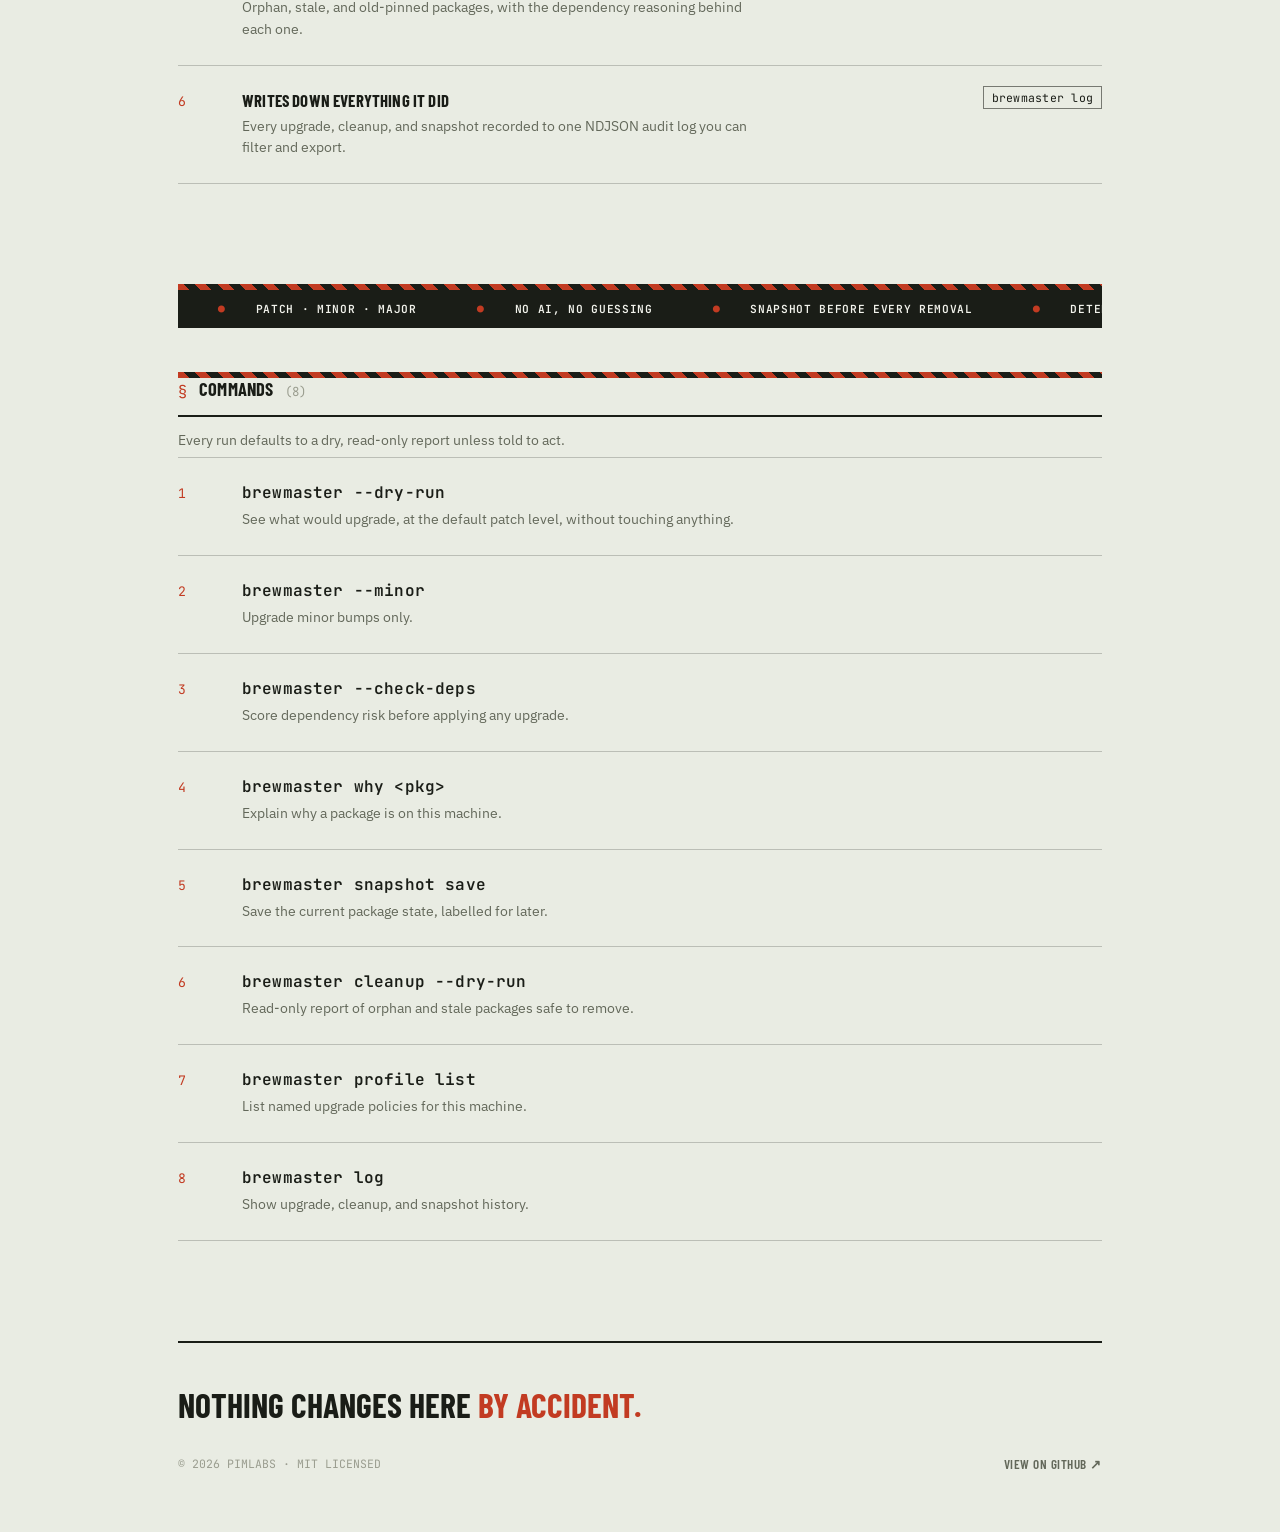
<file: brewmaster/index.html>
<!DOCTYPE html>
<html lang="en">
<head>
<meta charset="UTF-8">
<meta name="viewport" content="width=device-width, initial-scale=1.0">
<title>brewmaster — selective Homebrew upgrades by semver · Pimlabs</title>
<meta name="description" content="Selective package upgrade manager for Homebrew based on semantic versioning. Upgrades only patch, minor, or major, scores the risk first, and snapshots before it removes anything.">
<meta property="og:title" content="brewmaster — selective Homebrew upgrades by semver">
<meta property="og:description" content="Selective package upgrade manager for Homebrew based on semantic versioning. Upgrades only patch, minor, or major, scores the risk first, and snapshots before it removes anything.">
<meta property="og:type" content="website">
<meta property="og:url" content="https://www.pimlabs.id/brewmaster/">
<meta name="twitter:card" content="summary">
<meta name="theme-color" content="#e9ece3">
<link rel="canonical" href="https://www.pimlabs.id/brewmaster/">
<link href="https://fonts.googleapis.com/css2?family=Barlow+Condensed:wght@500;600;700;800&family=IBM+Plex+Sans:wght@400;500;600&family=JetBrains+Mono:wght@400;500;600;700&display=swap" rel="stylesheet">
<link rel="stylesheet" href="../assets/site.css">
<style>
header { padding-bottom: 8px; }
h1 { font-size: clamp(2.6rem, 6.4vw, 4.4rem); max-width: 640px; }

@media(max-width:760px){
  .hero-foot { flex-direction: column; align-items: stretch; }
  .plate { width: 100%; min-width: 0; }
  .install-row { flex-direction: column; align-items: stretch; gap: 12px; }
  .install-row code { display: block; white-space: normal; word-break: break-all; font-size: .82rem; }
  .copy-btn { align-self: flex-start; }
}
</style>
</head>
<body>

<nav>
  <div class="nav-inner">
    <a href="../" class="nav-brand">Pimlabs<span class="sep">/</span>Brewmaster</a>
    <div class="nav-links">
      <a href="#install">Install</a>
      <a href="#commands">Commands</a>
      <a href="https://github.com/pimlabs/brewmaster" target="_blank" rel="noopener" class="nav-gh">GitHub ↗</a>
    </div>
  </div>
</nav>

<div class="wrap">

  <header>
    <div class="stamp">REV 0.11.0 · MIT</div>
    <h1>Every upgrade, <span class="mark">on purpose.</span></h1>
    <div class="hero-foot">
      <p class="tagline">brewmaster upgrades only what you tell it to, patch, minor, or major, and understands why a package exists on your machine before it touches it. No AI, no guessing, deterministic logic from real data.</p>
      <div class="plate">
        <div class="plate-row"><span class="k">Upgrade levels</span><span class="v">Patch · Minor · Major</span></div>
        <div class="plate-row"><span class="k">Risk scoring</span><span class="v">Dependents + bump size</span></div>
        <div class="plate-row"><span class="k">Before cleanup</span><span class="v">Snapshot, automatic</span></div>
        <div class="plate-row"><span class="k">CI status</span><span class="v">Passing</span></div>
      </div>
    </div>

    <div id="install" class="install-row">
      <div><span class="prompt">$</span><code>brew tap pimlabs/tap && brew install brewmaster</code></div>
      <button class="copy-btn" type="button">Copy</button>
    </div>
    <div class="reqs">
      Shell completions for <span class="chip">bash</span> <span class="chip">zsh</span> <span class="chip">fish</span> ship in the repo, not the formula yet, so they're a manual copy for now. A man page lives at <span class="mono" style="font-size:.8rem">docs/brewmaster.1</span>.
    </div>
  </header>

  <div class="bleed band">
    <div class="band-inner">
      <div class="stat-block"><span class="stat-num">6</span><span class="stat-lbl">Command areas</span></div>
      <div class="stat-block"><span class="stat-num accent">0</span><span class="stat-lbl">AI or guessing involved</span></div>
      <div class="stat-block"><span class="stat-num">NDJSON</span><span class="stat-lbl">Every action logged</span></div>
    </div>
  </div>

  <section id="why">
    <div class="section-label"><span class="mark">§</span><span class="title">Why it doesn't guess</span></div>
    <div class="section-sub">Six things a bare "brew upgrade" doesn't stop to ask.</div>
    <div class="list">
      <div class="row"><span class="row-num">1</span><div class="row-main"><div class="row-name">Understands why a package is there</div><p class="row-desc">Traces the dependency reasoning behind a package before you decide anything about it.</p></div><div class="row-meta"><span class="chip">brewmaster why</span></div></div>
      <div class="row"><span class="row-num">2</span><div class="row-main"><div class="row-name">Upgrades only what you choose</div><p class="row-desc">Patch, minor, or major, picked per run or locked into a named profile you can reuse.</p></div><div class="row-meta"><span class="chip">--minor</span></div></div>
      <div class="row"><span class="row-num">3</span><div class="row-main"><div class="row-name">Scores the risk before it acts</div><p class="row-desc">Dependents and bump size decide a score. Confirm on MEDIUM, skip HIGH outright unless told otherwise.</p></div><div class="row-meta"><span class="chip">--check-deps</span></div></div>
      <div class="row"><span class="row-num">4</span><div class="row-main"><div class="row-name">Never upgrades without a way back</div><p class="row-desc">A snapshot is taken automatically before every cleanup removal, restorable with one command.</p></div><div class="row-meta"><span class="chip">snapshot restore</span></div></div>
      <div class="row"><span class="row-num">5</span><div class="row-main"><div class="row-name">Finds what's just sitting there</div><p class="row-desc">Orphan, stale, and old-pinned packages, with the dependency reasoning behind each one.</p></div><div class="row-meta"><span class="chip">brewmaster bloat</span></div></div>
      <div class="row"><span class="row-num">6</span><div class="row-main"><div class="row-name">Writes down everything it did</div><p class="row-desc">Every upgrade, cleanup, and snapshot recorded to one NDJSON audit log you can filter and export.</p></div><div class="row-meta"><span class="chip">brewmaster log</span></div></div>
    </div>
  </section>

  <div class="hazard-sandwich">
    <div class="hazard-strip"></div>
    <div class="bleed ticker">
      <div class="ticker-track">
        <span><span class="bullet">●</span>PATCH · MINOR · MAJOR</span><span><span class="bullet">●</span>NO AI, NO GUESSING</span><span><span class="bullet">●</span>SNAPSHOT BEFORE EVERY REMOVAL</span><span><span class="bullet">●</span>DETERMINISTIC LOGIC</span>
        <span><span class="bullet">●</span>PATCH · MINOR · MAJOR</span><span><span class="bullet">●</span>NO AI, NO GUESSING</span><span><span class="bullet">●</span>SNAPSHOT BEFORE EVERY REMOVAL</span><span><span class="bullet">●</span>DETERMINISTIC LOGIC</span>
      </div>
    </div>
    <div class="hazard-strip"></div>
  </div>

  <section id="commands">
    <div class="section-label"><span class="mark">§</span><span class="title">Commands</span><span class="count">(8)</span></div>
    <div class="section-sub">Every run defaults to a dry, read-only report unless told to act.</div>
    <div class="list">
      <div class="row"><span class="row-num">1</span><div class="row-main"><div class="row-name mono">brewmaster --dry-run</div><p class="row-desc">See what would upgrade, at the default patch level, without touching anything.</p></div><div class="row-meta"></div></div>
      <div class="row"><span class="row-num">2</span><div class="row-main"><div class="row-name mono">brewmaster --minor</div><p class="row-desc">Upgrade minor bumps only.</p></div><div class="row-meta"></div></div>
      <div class="row"><span class="row-num">3</span><div class="row-main"><div class="row-name mono">brewmaster --check-deps</div><p class="row-desc">Score dependency risk before applying any upgrade.</p></div><div class="row-meta"></div></div>
      <div class="row"><span class="row-num">4</span><div class="row-main"><div class="row-name mono">brewmaster why &lt;pkg&gt;</div><p class="row-desc">Explain why a package is on this machine.</p></div><div class="row-meta"></div></div>
      <div class="row"><span class="row-num">5</span><div class="row-main"><div class="row-name mono">brewmaster snapshot save</div><p class="row-desc">Save the current package state, labelled for later.</p></div><div class="row-meta"></div></div>
      <div class="row"><span class="row-num">6</span><div class="row-main"><div class="row-name mono">brewmaster cleanup --dry-run</div><p class="row-desc">Read-only report of orphan and stale packages safe to remove.</p></div><div class="row-meta"></div></div>
      <div class="row"><span class="row-num">7</span><div class="row-main"><div class="row-name mono">brewmaster profile list</div><p class="row-desc">List named upgrade policies for this machine.</p></div><div class="row-meta"></div></div>
      <div class="row"><span class="row-num">8</span><div class="row-main"><div class="row-name mono">brewmaster log</div><p class="row-desc">Show upgrade, cleanup, and snapshot history.</p></div><div class="row-meta"></div></div>
    </div>
  </section>

  <footer>
    <p class="footer-line">Nothing changes here <span class="mark">by accident.</span></p>
    <div class="footer-bottom">
      <div class="footer-copy">© 2026 PIMLABS · MIT LICENSED</div>
      <a href="https://github.com/pimlabs/brewmaster" target="_blank" rel="noopener" class="footer-link">View on GitHub ↗</a>
    </div>
  </footer>

</div>

<script>
(() => {
  document.querySelectorAll('.install-row').forEach(row => {
    const btn = row.querySelector('.copy-btn');
    const codeEl = row.querySelector('code');
    if (!btn || !codeEl) return;
    btn.addEventListener('click', () => {
      const done = () => {
        btn.textContent = 'Copied';
        btn.classList.add('copied');
        setTimeout(() => { btn.textContent = 'Copy'; btn.classList.remove('copied'); }, 1600);
      };
      if (navigator.clipboard?.writeText) {
        navigator.clipboard.writeText(codeEl.textContent).then(done, done);
      } else {
        done();
      }
    });
  });
})();
</script>
</body>
</html>
</file>
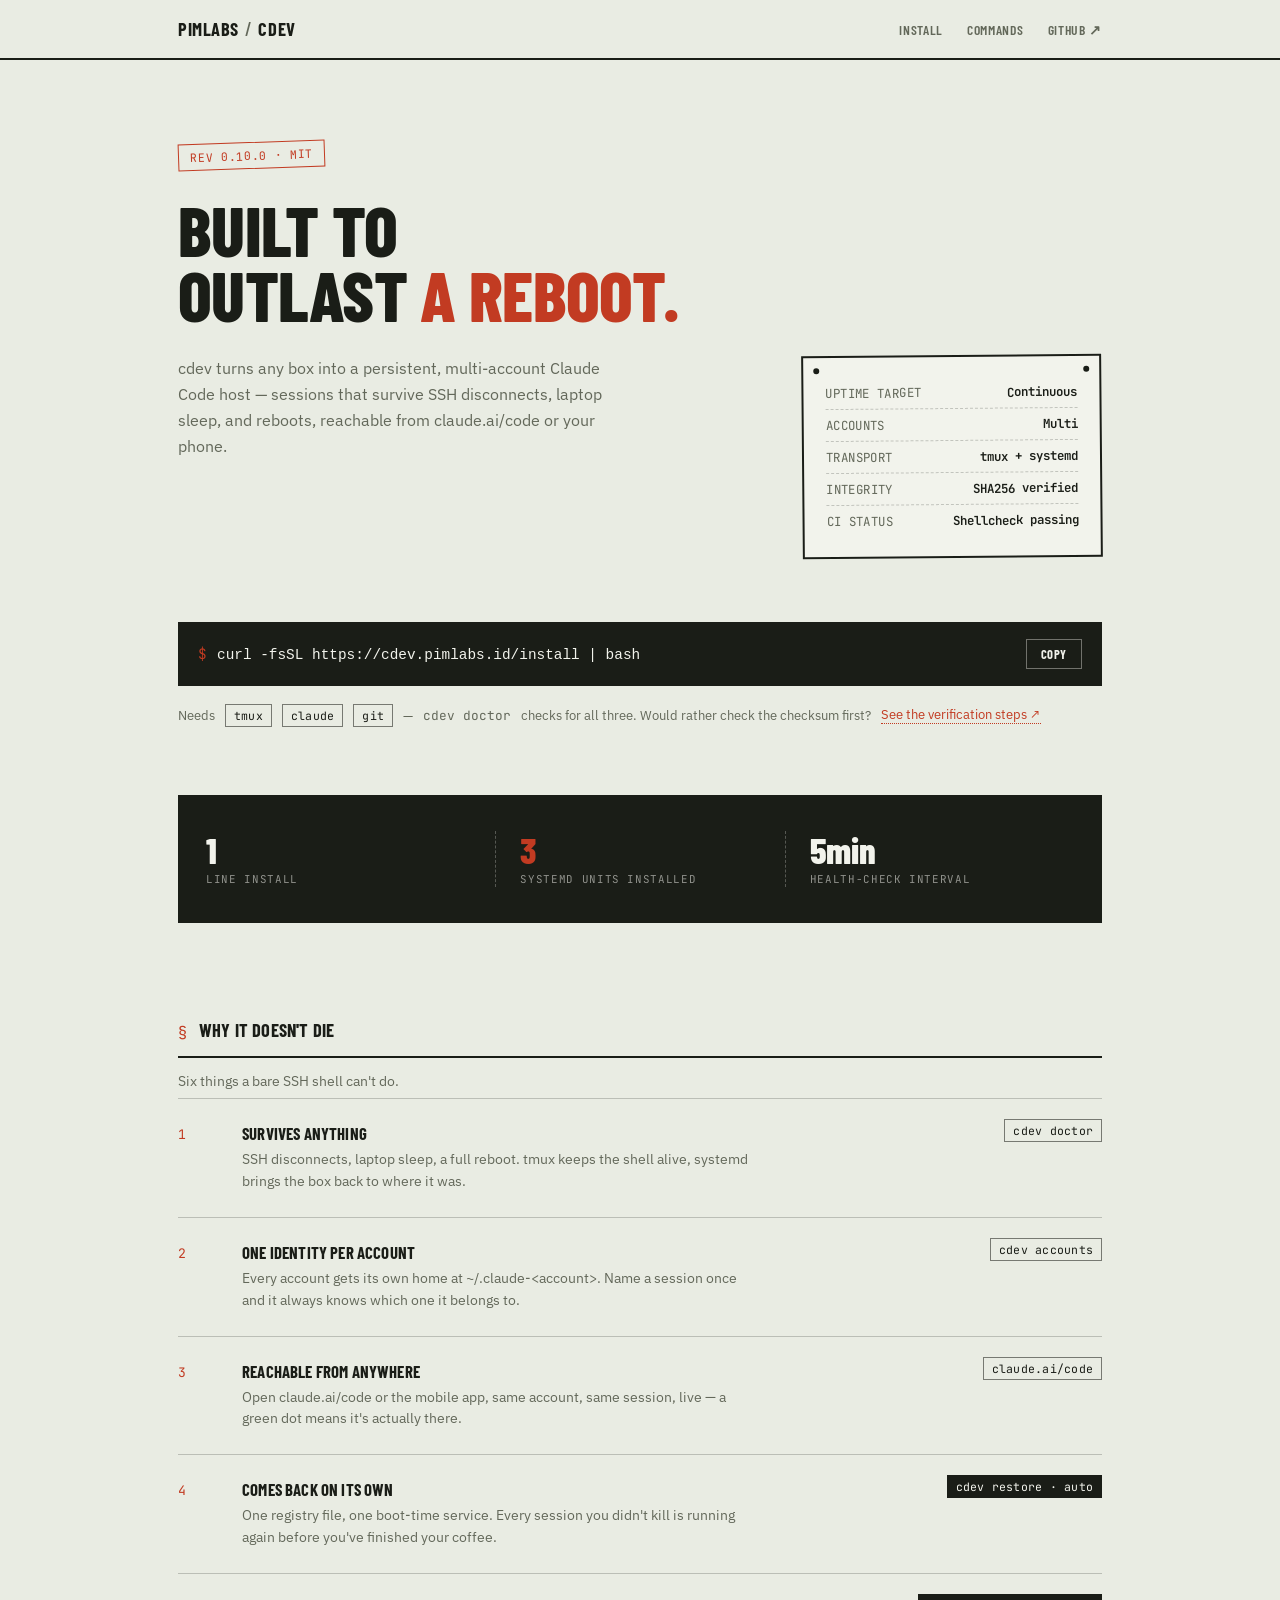
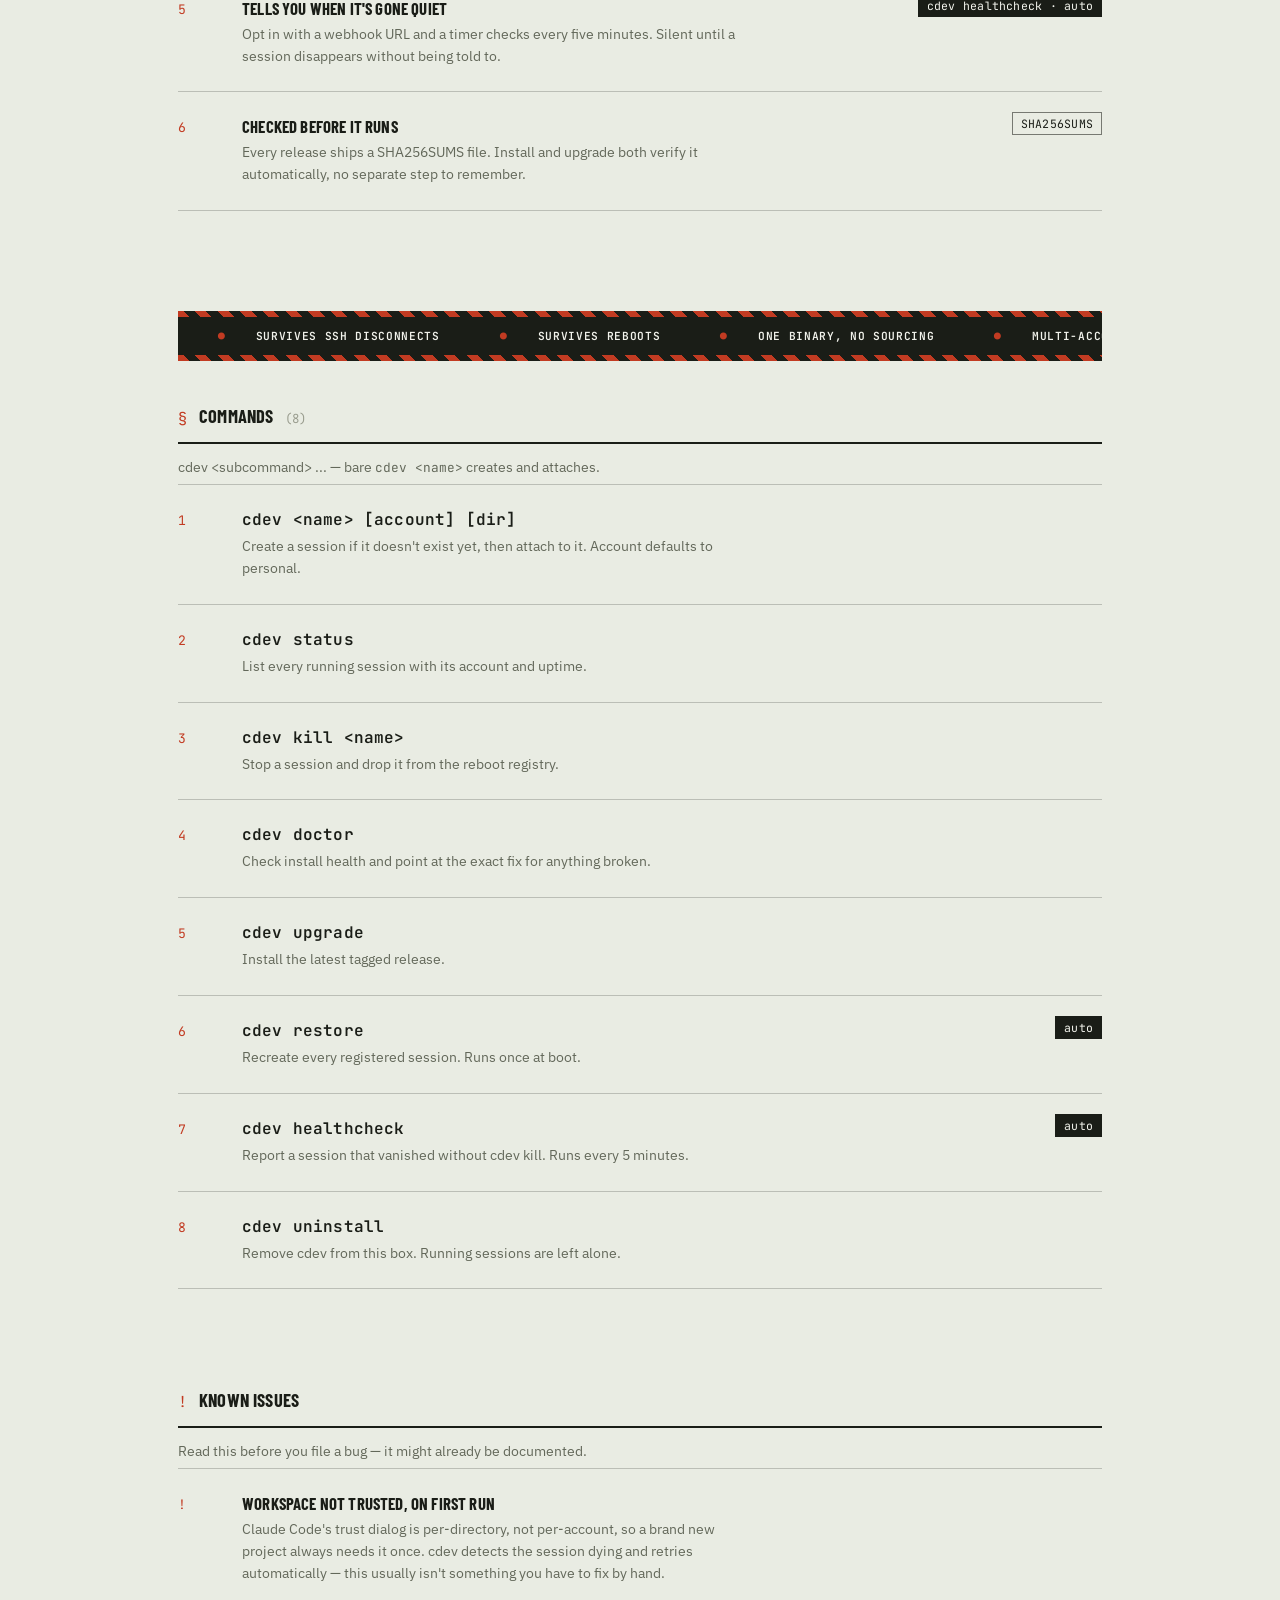
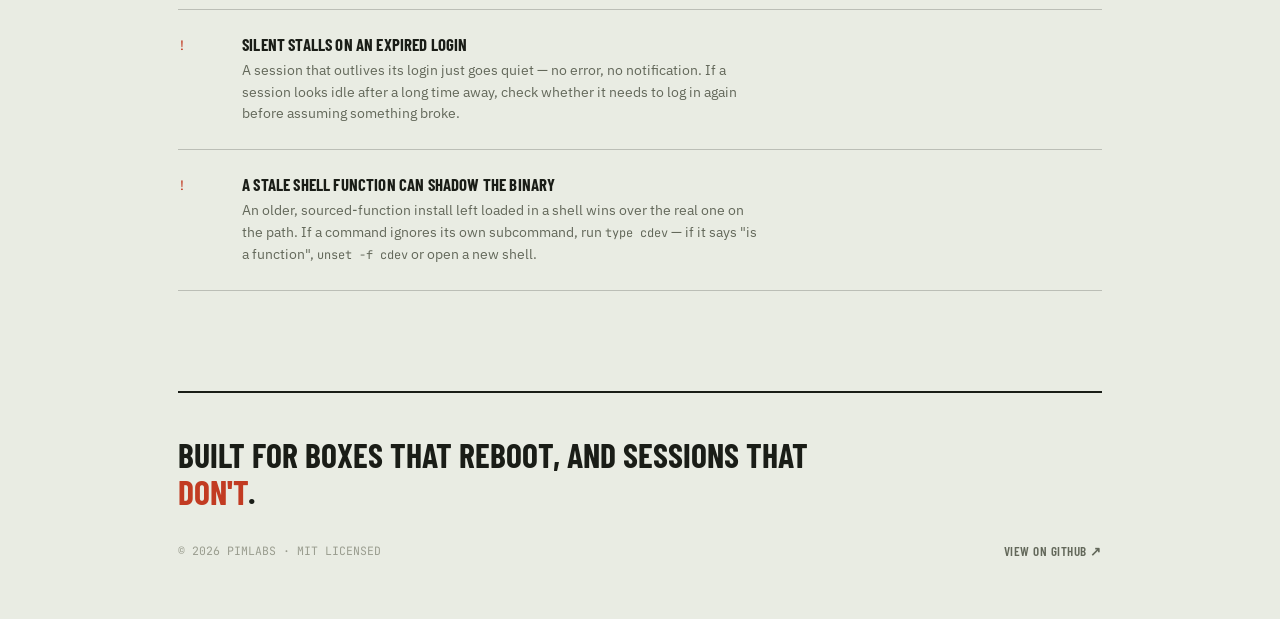
<file: cdev/index.html>
<!DOCTYPE html>
<html lang="en">
<head>
<meta charset="UTF-8">
<meta name="viewport" content="width=device-width, initial-scale=1.0">
<title>cdev — Claude Code sessions that survive anything · Pimlabs</title>
<meta name="description" content="Persistent, multi-account Claude Code sessions over tmux. Survives SSH disconnects, laptop sleep, and reboots. One-line install, on any box.">
<meta property="og:title" content="cdev — Claude Code sessions that survive anything">
<meta property="og:description" content="Persistent, multi-account Claude Code sessions over tmux. Survives SSH disconnects, laptop sleep, and reboots. One-line install, on any box.">
<meta property="og:type" content="website">
<meta property="og:url" content="https://www.pimlabs.id/cdev/">
<meta name="twitter:card" content="summary">
<meta name="theme-color" content="#e9ece3">
<link rel="canonical" href="https://www.pimlabs.id/cdev/">
<link href="https://fonts.googleapis.com/css2?family=Barlow+Condensed:wght@500;600;700;800&family=IBM+Plex+Sans:wght@400;500;600&family=JetBrains+Mono:wght@400;500;600;700&display=swap" rel="stylesheet">
<link rel="stylesheet" href="../assets/site.css">
<style>
/* cdev-specific: hero sizing, rating plate content, mobile install-row wrap */
header { padding-bottom: 8px; }
h1 { font-size: clamp(2.6rem, 6.4vw, 4.4rem); max-width: 640px; }

.hazard-sandwich { margin-bottom: 44px; }
.hazard-sandwich .ticker { margin-bottom: 0; }

@media(max-width:760px){
  .hero-foot { flex-direction: column; align-items: stretch; }
  .plate { width: 100%; min-width: 0; }
  .install-row { flex-direction: column; align-items: stretch; gap: 12px; }
  .install-row code { display: block; white-space: normal; word-break: break-all; font-size: .82rem; }
  .copy-btn { align-self: flex-start; }
}
</style>
</head>
<body>

<nav>
  <div class="nav-inner">
    <a href="../" class="nav-brand">Pimlabs<span class="sep">/</span>Cdev</a>
    <div class="nav-links">
      <a href="#install">Install</a>
      <a href="#commands">Commands</a>
      <a href="https://github.com/pimlabs/cdev" target="_blank" rel="noopener" class="nav-gh">GitHub ↗</a>
    </div>
  </div>
</nav>

<div class="wrap">

  <header>
    <div class="stamp">REV 0.10.0 · MIT</div>
    <h1>Built to<br>outlast <span class="mark">a reboot.</span></h1>
    <div class="hero-foot">
      <p class="tagline">cdev turns any box into a persistent, multi-account Claude Code host — sessions that survive SSH disconnects, laptop sleep, and reboots, reachable from claude.ai/code or your phone.</p>
      <div class="plate">
        <div class="plate-row"><span class="k">Uptime target</span><span class="v">Continuous</span></div>
        <div class="plate-row"><span class="k">Accounts</span><span class="v">Multi</span></div>
        <div class="plate-row"><span class="k">Transport</span><span class="v">tmux + systemd</span></div>
        <div class="plate-row"><span class="k">Integrity</span><span class="v">SHA256 verified</span></div>
        <div class="plate-row"><span class="k">CI status</span><span class="v">Shellcheck passing</span></div>
      </div>
    </div>

    <div id="install" class="install-row">
      <div><span class="prompt">$</span><code>curl -fsSL https://cdev.pimlabs.id/install | bash</code></div>
      <button class="copy-btn" type="button">Copy</button>
    </div>
    <div class="reqs">
      Needs <span class="chip">tmux</span> <span class="chip">claude</span> <span class="chip">git</span> — <span class="mono" style="font-size:.8rem">cdev doctor</span> checks for all three. Would rather check the checksum first? <a href="https://github.com/pimlabs/cdev#verifying-the-install" target="_blank" rel="noopener" class="text-link">See the verification steps ↗</a>
    </div>
  </header>

  <div class="bleed band">
    <div class="band-inner">
      <div class="stat-block"><span class="stat-num">1</span><span class="stat-lbl">Line install</span></div>
      <div class="stat-block"><span class="stat-num accent">3</span><span class="stat-lbl">systemd units installed</span></div>
      <div class="stat-block"><span class="stat-num">5min</span><span class="stat-lbl">health-check interval</span></div>
    </div>
  </div>

  <section id="why">
    <div class="section-label"><span class="mark">§</span><span class="title">Why it doesn't die</span></div>
    <div class="section-sub">Six things a bare SSH shell can't do.</div>
    <div class="list">
      <div class="row"><span class="row-num">1</span><div class="row-main"><div class="row-name">Survives anything</div><p class="row-desc">SSH disconnects, laptop sleep, a full reboot. tmux keeps the shell alive, systemd brings the box back to where it was.</p></div><div class="row-meta"><span class="chip">cdev doctor</span></div></div>
      <div class="row"><span class="row-num">2</span><div class="row-main"><div class="row-name">One identity per account</div><p class="row-desc">Every account gets its own home at ~/.claude-&lt;account&gt;. Name a session once and it always knows which one it belongs to.</p></div><div class="row-meta"><span class="chip">cdev accounts</span></div></div>
      <div class="row"><span class="row-num">3</span><div class="row-main"><div class="row-name">Reachable from anywhere</div><p class="row-desc">Open claude.ai/code or the mobile app, same account, same session, live — a green dot means it's actually there.</p></div><div class="row-meta"><span class="chip">claude.ai/code</span></div></div>
      <div class="row"><span class="row-num">4</span><div class="row-main"><div class="row-name">Comes back on its own</div><p class="row-desc">One registry file, one boot-time service. Every session you didn't kill is running again before you've finished your coffee.</p></div><div class="row-meta"><span class="chip auto">cdev restore · auto</span></div></div>
      <div class="row"><span class="row-num">5</span><div class="row-main"><div class="row-name">Tells you when it's gone quiet</div><p class="row-desc">Opt in with a webhook URL and a timer checks every five minutes. Silent until a session disappears without being told to.</p></div><div class="row-meta"><span class="chip auto">cdev healthcheck · auto</span></div></div>
      <div class="row"><span class="row-num">6</span><div class="row-main"><div class="row-name">Checked before it runs</div><p class="row-desc">Every release ships a SHA256SUMS file. Install and upgrade both verify it automatically, no separate step to remember.</p></div><div class="row-meta"><span class="chip">SHA256SUMS</span></div></div>
    </div>
  </section>

  <div class="hazard-sandwich">
    <div class="hazard-strip"></div>
    <div class="bleed ticker">
      <div class="ticker-track">
        <span><span class="bullet">●</span>SURVIVES SSH DISCONNECTS</span><span><span class="bullet">●</span>SURVIVES REBOOTS</span><span><span class="bullet">●</span>ONE BINARY, NO SOURCING</span><span><span class="bullet">●</span>MULTI-ACCOUNT</span>
        <span><span class="bullet">●</span>SURVIVES SSH DISCONNECTS</span><span><span class="bullet">●</span>SURVIVES REBOOTS</span><span><span class="bullet">●</span>ONE BINARY, NO SOURCING</span><span><span class="bullet">●</span>MULTI-ACCOUNT</span>
      </div>
    </div>
    <div class="hazard-strip"></div>
  </div>

  <section id="commands">
    <div class="section-label"><span class="mark">§</span><span class="title">Commands</span><span class="count">(8)</span></div>
    <div class="section-sub">cdev &lt;subcommand&gt; ... — bare <span class="mono" style="font-size:.8rem">cdev &lt;name&gt;</span> creates and attaches.</div>
    <div class="list">
      <div class="row"><span class="row-num">1</span><div class="row-main"><div class="row-name mono">cdev &lt;name&gt; [account] [dir]</div><p class="row-desc">Create a session if it doesn't exist yet, then attach to it. Account defaults to personal.</p></div><div class="row-meta"></div></div>
      <div class="row"><span class="row-num">2</span><div class="row-main"><div class="row-name mono">cdev status</div><p class="row-desc">List every running session with its account and uptime.</p></div><div class="row-meta"></div></div>
      <div class="row"><span class="row-num">3</span><div class="row-main"><div class="row-name mono">cdev kill &lt;name&gt;</div><p class="row-desc">Stop a session and drop it from the reboot registry.</p></div><div class="row-meta"></div></div>
      <div class="row"><span class="row-num">4</span><div class="row-main"><div class="row-name mono">cdev doctor</div><p class="row-desc">Check install health and point at the exact fix for anything broken.</p></div><div class="row-meta"></div></div>
      <div class="row"><span class="row-num">5</span><div class="row-main"><div class="row-name mono">cdev upgrade</div><p class="row-desc">Install the latest tagged release.</p></div><div class="row-meta"></div></div>
      <div class="row"><span class="row-num">6</span><div class="row-main"><div class="row-name mono">cdev restore</div><p class="row-desc">Recreate every registered session. Runs once at boot.</p></div><div class="row-meta"><span class="chip auto">auto</span></div></div>
      <div class="row"><span class="row-num">7</span><div class="row-main"><div class="row-name mono">cdev healthcheck</div><p class="row-desc">Report a session that vanished without cdev kill. Runs every 5 minutes.</p></div><div class="row-meta"><span class="chip auto">auto</span></div></div>
      <div class="row"><span class="row-num">8</span><div class="row-main"><div class="row-name mono">cdev uninstall</div><p class="row-desc">Remove cdev from this box. Running sessions are left alone.</p></div><div class="row-meta"></div></div>
    </div>
  </section>

  <section id="known-issues">
    <div class="section-label"><span class="mark">!</span><span class="title">Known issues</span></div>
    <div class="section-sub">Read this before you file a bug — it might already be documented.</div>
    <div class="list">
      <div class="row"><span class="row-num">!</span><div class="row-main"><div class="row-name">Workspace not trusted, on first run</div><p class="row-desc">Claude Code's trust dialog is per-directory, not per-account, so a brand new project always needs it once. cdev detects the session dying and retries automatically — this usually isn't something you have to fix by hand.</p></div><div class="row-meta"></div></div>
      <div class="row"><span class="row-num">!</span><div class="row-main"><div class="row-name">Silent stalls on an expired login</div><p class="row-desc">A session that outlives its login just goes quiet — no error, no notification. If a session looks idle after a long time away, check whether it needs to log in again before assuming something broke.</p></div><div class="row-meta"></div></div>
      <div class="row"><span class="row-num">!</span><div class="row-main"><div class="row-name">A stale shell function can shadow the binary</div><p class="row-desc">An older, sourced-function install left loaded in a shell wins over the real one on the path. If a command ignores its own subcommand, run <span class="mono" style="font-size:.85em">type cdev</span> — if it says "is a function", <span class="mono" style="font-size:.85em">unset -f cdev</span> or open a new shell.</p></div><div class="row-meta"></div></div>
    </div>
  </section>

  <footer>
    <p class="footer-line">Built for boxes that reboot, and sessions that <span class="mark">don't</span>.</p>
    <div class="footer-bottom">
      <div class="footer-copy">© 2026 PIMLABS · MIT LICENSED</div>
      <a href="https://github.com/pimlabs/cdev" target="_blank" rel="noopener" class="footer-link">View on GitHub ↗</a>
    </div>
  </footer>

</div>

<script>
(() => {
  document.querySelectorAll('.install-row').forEach(row => {
    const btn = row.querySelector('.copy-btn');
    const codeEl = row.querySelector('code');
    if (!btn || !codeEl) return;
    btn.addEventListener('click', () => {
      const done = () => {
        btn.textContent = 'Copied';
        btn.classList.add('copied');
        setTimeout(() => { btn.textContent = 'Copy'; btn.classList.remove('copied'); }, 1600);
      };
      if (navigator.clipboard?.writeText) {
        navigator.clipboard.writeText(codeEl.textContent).then(done, done);
      } else {
        done();
      }
    });
  });
})();
</script>
</body>
</html>
</file>
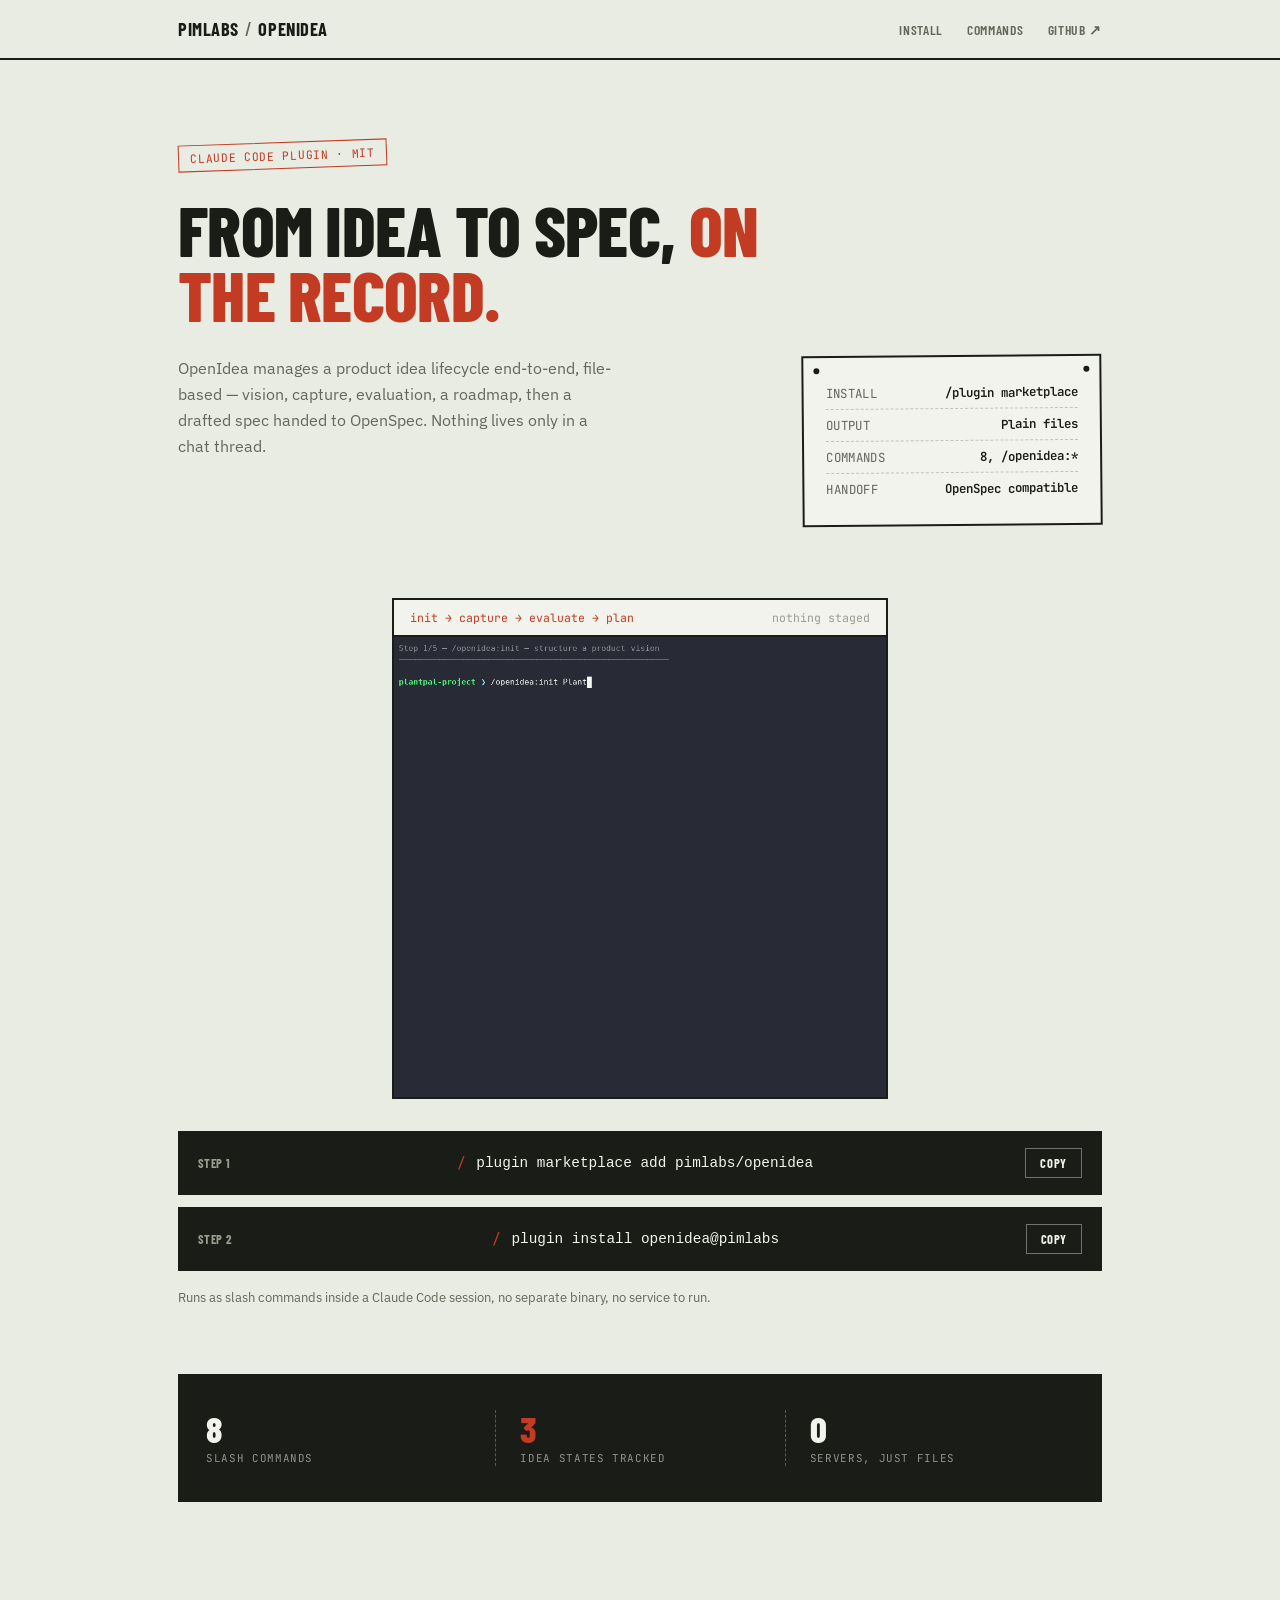
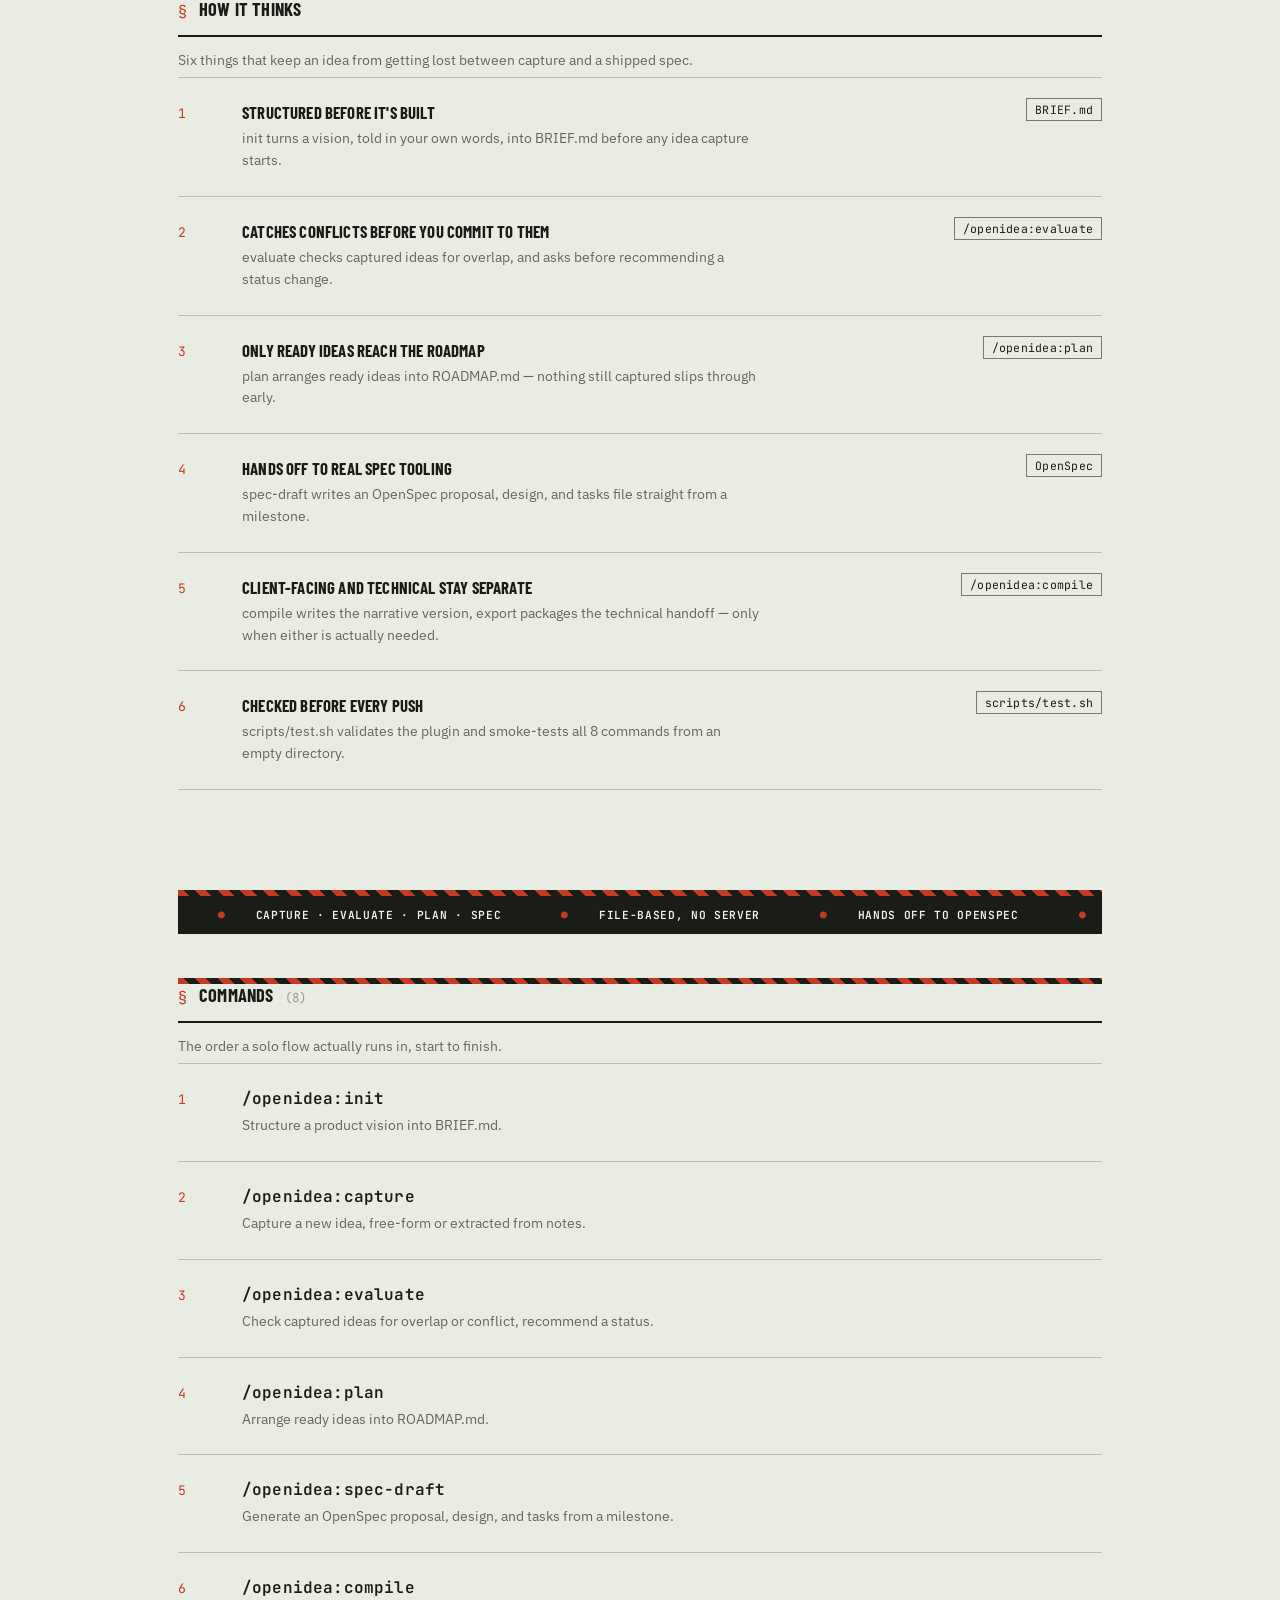
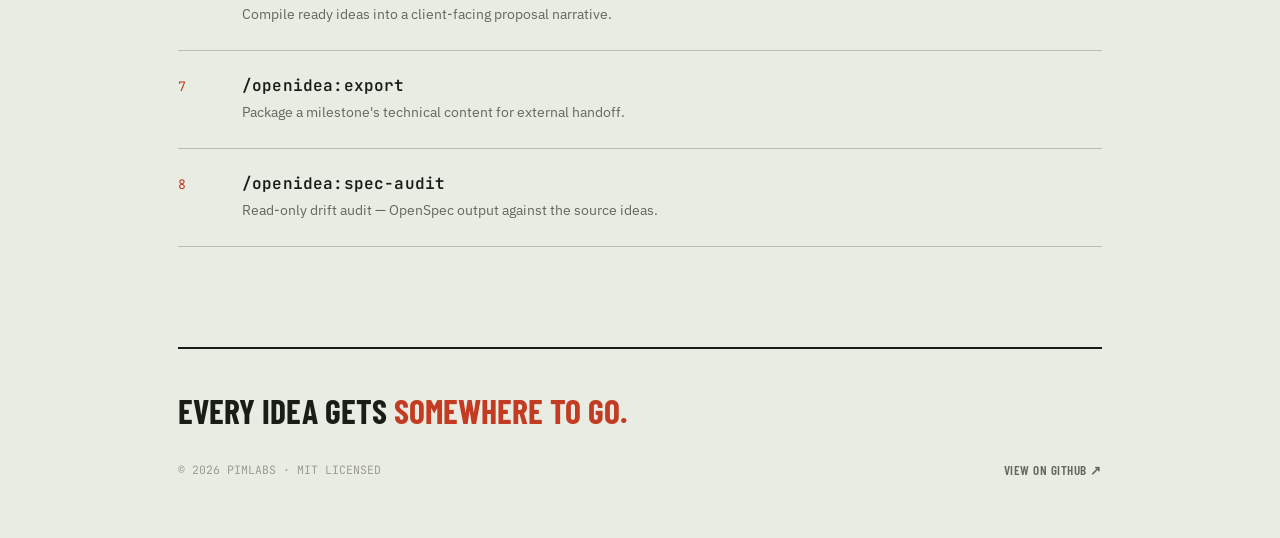
<file: openidea/index.html>
<!DOCTYPE html>
<html lang="en">
<head>
<meta charset="UTF-8">
<meta name="viewport" content="width=device-width, initial-scale=1.0">
<title>OpenIdea — a file-based product idea lifecycle for Claude Code · Pimlabs</title>
<meta name="description" content="A Claude Code plugin for managing a product idea lifecycle end-to-end, file-based — from vision, through capture and evaluation, to a roadmap and OpenSpec handoff.">
<meta property="og:title" content="OpenIdea — a file-based product idea lifecycle for Claude Code">
<meta property="og:description" content="A Claude Code plugin for managing a product idea lifecycle end-to-end, file-based — from vision, through capture and evaluation, to a roadmap and OpenSpec handoff.">
<meta property="og:type" content="website">
<meta property="og:url" content="https://www.pimlabs.id/openidea/">
<meta property="og:image" content="https://www.pimlabs.id/openidea/demo.gif">
<meta name="twitter:card" content="summary_large_image">
<meta name="theme-color" content="#e9ece3">
<link rel="canonical" href="https://www.pimlabs.id/openidea/">
<link href="https://fonts.googleapis.com/css2?family=Barlow+Condensed:wght@500;600;700;800&family=IBM+Plex+Sans:wght@400;500;600&family=JetBrains+Mono:wght@400;500;600;700&display=swap" rel="stylesheet">
<link rel="stylesheet" href="../assets/site.css">
<style>
header { padding-bottom: 8px; }
h1 { font-size: clamp(2.6rem, 6.4vw, 4.4rem); max-width: 660px; }

.demo-frame { border: 2px solid var(--ink); background: var(--paper); margin: 36px auto 0; width: fit-content; max-width: 100%; }
.df-bar {
  display: flex; align-items: center; justify-content: space-between; gap: 12px;
  padding: 10px 16px; border-bottom: 2px solid var(--ink);
  font-family: "JetBrains Mono", monospace; font-size: .72rem;
}
.df-bar .cmd { color: var(--stamp); }
.df-bar .note { color: var(--faint); flex-shrink: 0; }
.demo-frame img { display: block; max-height: 460px; width: auto; height: auto; max-width: 100%; }

.install-row + .install-row { margin-top: 12px; }
.install-row .platform {
  font-family: "Barlow Condensed", sans-serif; font-weight: 700; text-transform: uppercase;
  font-size: .78rem; letter-spacing: .04em; color: var(--faint); margin-right: 14px; flex-shrink: 0;
}
.install-row .cmd-wrap { display: flex; align-items: center; overflow-x: auto; }

@media(max-width:760px){
  .hero-foot { flex-direction: column; align-items: stretch; }
  .plate { width: 100%; min-width: 0; }
  .demo-frame { width: 100%; margin-left: 0; margin-right: 0; }
  .demo-frame img { max-height: none; width: 100%; }
  .install-row { flex-direction: column; align-items: stretch; gap: 12px; }
  .install-row .cmd-wrap { flex-wrap: wrap; }
  .install-row code { display: block; white-space: normal; word-break: break-all; font-size: .82rem; }
  .copy-btn { align-self: flex-start; }
}
</style>
</head>
<body>

<nav>
  <div class="nav-inner">
    <a href="../" class="nav-brand">Pimlabs<span class="sep">/</span>OpenIdea</a>
    <div class="nav-links">
      <a href="#install">Install</a>
      <a href="#commands">Commands</a>
      <a href="https://github.com/pimlabs/openidea" target="_blank" rel="noopener" class="nav-gh">GitHub ↗</a>
    </div>
  </div>
</nav>

<div class="wrap">

  <header>
    <div class="stamp">CLAUDE CODE PLUGIN · MIT</div>
    <h1>From idea to spec, <span class="mark">on the record.</span></h1>
    <div class="hero-foot">
      <p class="tagline">OpenIdea manages a product idea lifecycle end-to-end, file-based — vision, capture, evaluation, a roadmap, then a drafted spec handed to OpenSpec. Nothing lives only in a chat thread.</p>
      <div class="plate">
        <div class="plate-row"><span class="k">Install</span><span class="v">/plugin marketplace</span></div>
        <div class="plate-row"><span class="k">Output</span><span class="v">Plain files</span></div>
        <div class="plate-row"><span class="k">Commands</span><span class="v">8, /openidea:*</span></div>
        <div class="plate-row"><span class="k">Handoff</span><span class="v">OpenSpec compatible</span></div>
      </div>
    </div>

    <div class="demo-frame">
      <div class="df-bar">
        <span class="cmd">init → capture → evaluate → plan</span>
        <span class="note">nothing staged</span>
      </div>
      <img src="demo.gif" alt="OpenIdea demo: init, capture, evaluate, plan — a real run catching an offline-first conflict and asking before proceeding" width="921" height="861" loading="lazy">
    </div>

    <div id="install" style="margin-top:32px">
      <div class="install-row">
        <span class="platform">Step 1</span>
        <div class="cmd-wrap"><span class="prompt">/</span><code>plugin marketplace add pimlabs/openidea</code></div>
        <button class="copy-btn" type="button">Copy</button>
      </div>
      <div class="install-row">
        <span class="platform">Step 2</span>
        <div class="cmd-wrap"><span class="prompt">/</span><code>plugin install openidea@pimlabs</code></div>
        <button class="copy-btn" type="button">Copy</button>
      </div>
    </div>
    <div class="reqs">
      Runs as slash commands inside a Claude Code session, no separate binary, no service to run.
    </div>
  </header>

  <div class="bleed band">
    <div class="band-inner">
      <div class="stat-block"><span class="stat-num">8</span><span class="stat-lbl">Slash commands</span></div>
      <div class="stat-block"><span class="stat-num accent">3</span><span class="stat-lbl">Idea states tracked</span></div>
      <div class="stat-block"><span class="stat-num">0</span><span class="stat-lbl">Servers, just files</span></div>
    </div>
  </div>

  <section id="why">
    <div class="section-label"><span class="mark">§</span><span class="title">How it thinks</span></div>
    <div class="section-sub">Six things that keep an idea from getting lost between capture and a shipped spec.</div>
    <div class="list">
      <div class="row"><span class="row-num">1</span><div class="row-main"><div class="row-name">Structured before it's built</div><p class="row-desc">init turns a vision, told in your own words, into BRIEF.md before any idea capture starts.</p></div><div class="row-meta"><span class="chip">BRIEF.md</span></div></div>
      <div class="row"><span class="row-num">2</span><div class="row-main"><div class="row-name">Catches conflicts before you commit to them</div><p class="row-desc">evaluate checks captured ideas for overlap, and asks before recommending a status change.</p></div><div class="row-meta"><span class="chip">/openidea:evaluate</span></div></div>
      <div class="row"><span class="row-num">3</span><div class="row-main"><div class="row-name">Only ready ideas reach the roadmap</div><p class="row-desc">plan arranges ready ideas into ROADMAP.md — nothing still captured slips through early.</p></div><div class="row-meta"><span class="chip">/openidea:plan</span></div></div>
      <div class="row"><span class="row-num">4</span><div class="row-main"><div class="row-name">Hands off to real spec tooling</div><p class="row-desc">spec-draft writes an OpenSpec proposal, design, and tasks file straight from a milestone.</p></div><div class="row-meta"><span class="chip">OpenSpec</span></div></div>
      <div class="row"><span class="row-num">5</span><div class="row-main"><div class="row-name">Client-facing and technical stay separate</div><p class="row-desc">compile writes the narrative version, export packages the technical handoff — only when either is actually needed.</p></div><div class="row-meta"><span class="chip">/openidea:compile</span></div></div>
      <div class="row"><span class="row-num">6</span><div class="row-main"><div class="row-name">Checked before every push</div><p class="row-desc">scripts/test.sh validates the plugin and smoke-tests all 8 commands from an empty directory.</p></div><div class="row-meta"><span class="chip">scripts/test.sh</span></div></div>
    </div>
  </section>

  <div class="hazard-sandwich">
    <div class="hazard-strip"></div>
    <div class="bleed ticker">
      <div class="ticker-track">
        <span><span class="bullet">●</span>CAPTURE · EVALUATE · PLAN · SPEC</span><span><span class="bullet">●</span>FILE-BASED, NO SERVER</span><span><span class="bullet">●</span>HANDS OFF TO OPENSPEC</span><span><span class="bullet">●</span>8 SLASH COMMANDS</span>
        <span><span class="bullet">●</span>CAPTURE · EVALUATE · PLAN · SPEC</span><span><span class="bullet">●</span>FILE-BASED, NO SERVER</span><span><span class="bullet">●</span>HANDS OFF TO OPENSPEC</span><span><span class="bullet">●</span>8 SLASH COMMANDS</span>
      </div>
    </div>
    <div class="hazard-strip"></div>
  </div>

  <section id="commands">
    <div class="section-label"><span class="mark">§</span><span class="title">Commands</span><span class="count">(8)</span></div>
    <div class="section-sub">The order a solo flow actually runs in, start to finish.</div>
    <div class="list">
      <div class="row"><span class="row-num">1</span><div class="row-main"><div class="row-name mono">/openidea:init</div><p class="row-desc">Structure a product vision into BRIEF.md.</p></div><div class="row-meta"></div></div>
      <div class="row"><span class="row-num">2</span><div class="row-main"><div class="row-name mono">/openidea:capture</div><p class="row-desc">Capture a new idea, free-form or extracted from notes.</p></div><div class="row-meta"></div></div>
      <div class="row"><span class="row-num">3</span><div class="row-main"><div class="row-name mono">/openidea:evaluate</div><p class="row-desc">Check captured ideas for overlap or conflict, recommend a status.</p></div><div class="row-meta"></div></div>
      <div class="row"><span class="row-num">4</span><div class="row-main"><div class="row-name mono">/openidea:plan</div><p class="row-desc">Arrange ready ideas into ROADMAP.md.</p></div><div class="row-meta"></div></div>
      <div class="row"><span class="row-num">5</span><div class="row-main"><div class="row-name mono">/openidea:spec-draft</div><p class="row-desc">Generate an OpenSpec proposal, design, and tasks from a milestone.</p></div><div class="row-meta"></div></div>
      <div class="row"><span class="row-num">6</span><div class="row-main"><div class="row-name mono">/openidea:compile</div><p class="row-desc">Compile ready ideas into a client-facing proposal narrative.</p></div><div class="row-meta"></div></div>
      <div class="row"><span class="row-num">7</span><div class="row-main"><div class="row-name mono">/openidea:export</div><p class="row-desc">Package a milestone's technical content for external handoff.</p></div><div class="row-meta"></div></div>
      <div class="row"><span class="row-num">8</span><div class="row-main"><div class="row-name mono">/openidea:spec-audit</div><p class="row-desc">Read-only drift audit — OpenSpec output against the source ideas.</p></div><div class="row-meta"></div></div>
    </div>
  </section>

  <footer>
    <p class="footer-line">Every idea gets <span class="mark">somewhere to go.</span></p>
    <div class="footer-bottom">
      <div class="footer-copy">© 2026 PIMLABS · MIT LICENSED</div>
      <a href="https://github.com/pimlabs/openidea" target="_blank" rel="noopener" class="footer-link">View on GitHub ↗</a>
    </div>
  </footer>

</div>

<script>
(() => {
  document.querySelectorAll('.install-row').forEach(row => {
    const btn = row.querySelector('.copy-btn');
    const codeEl = row.querySelector('code');
    if (!btn || !codeEl) return;
    btn.addEventListener('click', () => {
      const done = () => {
        btn.textContent = 'Copied';
        btn.classList.add('copied');
        setTimeout(() => { btn.textContent = 'Copy'; btn.classList.remove('copied'); }, 1600);
      };
      if (navigator.clipboard?.writeText) {
        navigator.clipboard.writeText(codeEl.textContent).then(done, done);
      } else {
        done();
      }
    });
  });
})();
</script>
</body>
</html>
</file>
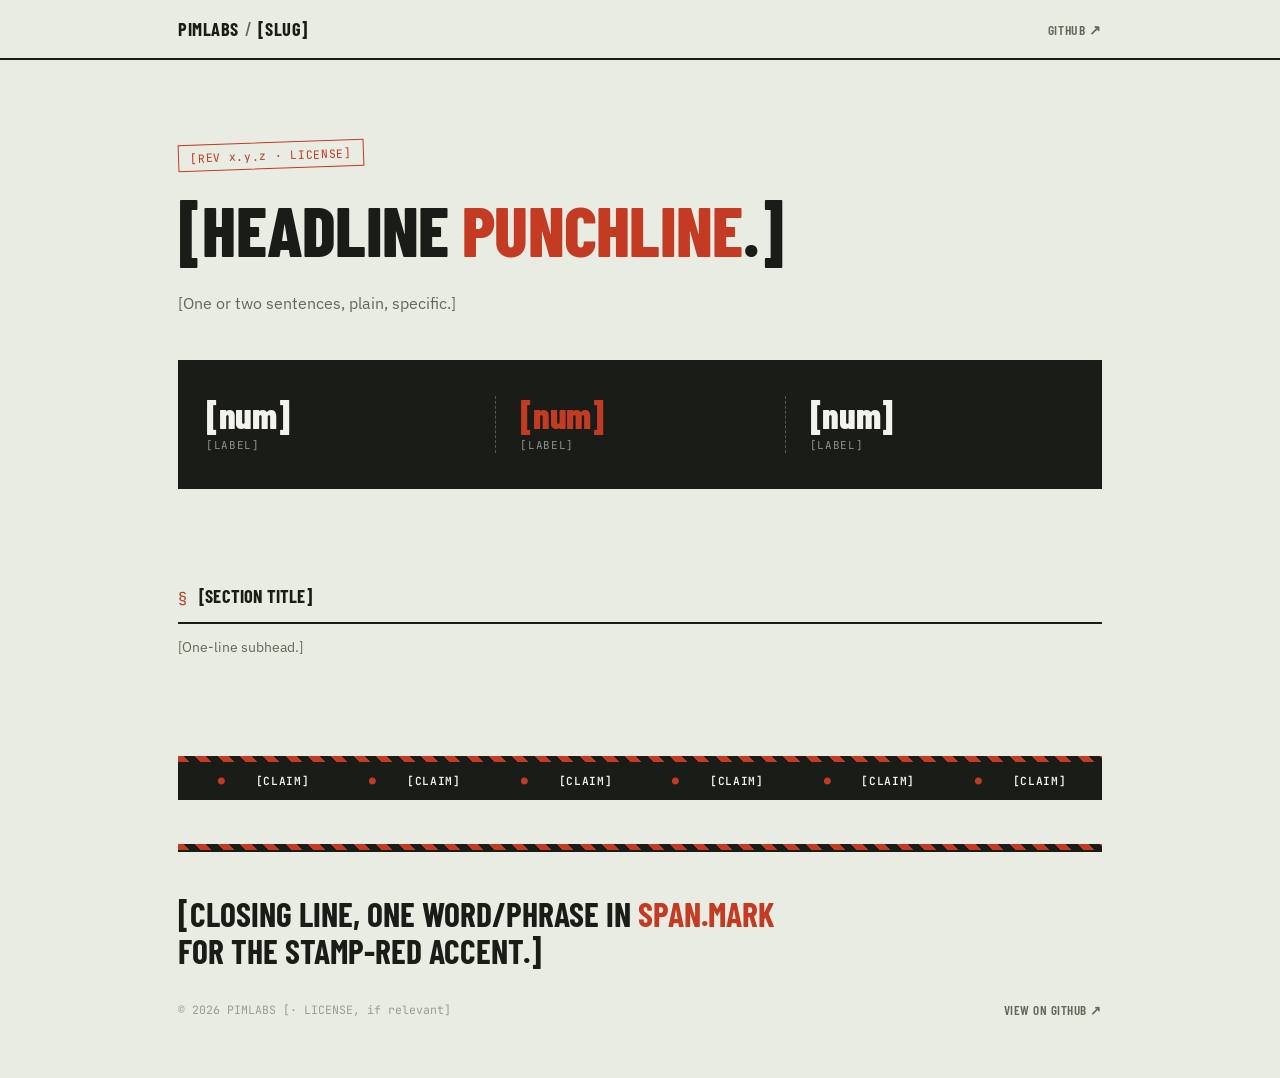
<file: PRODUCT-TEMPLATE.html>
<!--
  Starter for a new Pimlabs product marketing page — "Field Manual" system.
  Cool technical paper, condensed uppercase display, a stamped rating
  plate as the recurring device. See cdev/index.html for the full example
  this was extracted from.

  How to use:
  1. Copy this file to <slug>/index.html (e.g. tatap/index.html), so the
     live URL becomes www.pimlabs.id/<slug>/.
  2. Fill in every [bracketed placeholder]. The HTML comments alongside
     them are instructions, not content — delete each one once you've
     used it.
  3. Shared chrome (fonts, colors, nav, footer, spec band, clause list,
     ticker, rating plate) comes from ../assets/site.css — don't redefine
     it here, only add page-specific styles in the <style> block below.
  4. The rating plate (.plate) is the one recurring device, but its
     CONTENTS should be true to this product, not copy-pasted from cdev's
     (uptime/accounts/transport/integrity is cdev's spec sheet, not a
     universal one). Pick 3-4 facts that actually describe this product.
     If nothing fits a plate, it's fine to drop it — don't force it.
  5. Once the GitHub repo's "homepage" field points at this page's URL
     (`gh repo edit pimlabs/<repo> --homepage https://www.pimlabs.id/<slug>/`),
     the org homepage already renders it as a secondary link under the
     repo's row — no code change needed there.
-->
<!DOCTYPE html>
<html lang="en">
<head>
<meta charset="UTF-8">
<meta name="viewport" content="width=device-width, initial-scale=1.0">
<!-- title/description: same value prop, ~150 chars, no marketing fluff — say what it does -->
<title>[PLACEHOLDER: Product — one-line value prop · Pimlabs]</title>
<meta name="description" content="[PLACEHOLDER: value prop, plain]">
<meta property="og:title" content="[PLACEHOLDER]">
<meta property="og:description" content="[PLACEHOLDER]">
<meta property="og:type" content="website">
<meta property="og:url" content="https://www.pimlabs.id/[slug]/">
<meta name="twitter:card" content="summary">
<meta name="theme-color" content="#e9ece3">
<link rel="canonical" href="https://www.pimlabs.id/[slug]/">
<link href="https://fonts.googleapis.com/css2?family=Barlow+Condensed:wght@500;600;700;800&family=IBM+Plex+Sans:wght@400;500;600&family=JetBrains+Mono:wght@400;500;600;700&display=swap" rel="stylesheet">
<link rel="stylesheet" href="../assets/site.css">
<style>
/* page-specific styles only — shared chrome lives in assets/site.css */
header { padding-bottom: 8px; }
h1 { font-size: clamp(2.6rem, 6.4vw, 4.4rem); max-width: 660px; }

@media(max-width:760px){
  .hero-foot { flex-direction: column; align-items: stretch; }
  .plate { width: 100%; min-width: 0; }
  .install-row { flex-direction: column; align-items: stretch; gap: 12px; }
  .install-row code { display: block; white-space: normal; word-break: break-all; font-size: .82rem; }
  .copy-btn { align-self: flex-start; }
}
</style>
</head>
<body>

<nav>
  <div class="nav-inner">
    <a href="../" class="nav-brand">Pimlabs<span class="sep">/</span>[Slug]</a>
    <div class="nav-links">
      <!-- in-page anchors for whatever sections this page actually has, e.g. #install or #commands -->
      <a href="https://github.com/pimlabs/[repo]" target="_blank" rel="noopener" class="nav-gh">GitHub ↗</a>
    </div>
  </div>
</nav>

<div class="wrap">

  <header>
    <div class="stamp">[REV x.y.z · LICENSE]</div>
    <!-- headline built from what this product actually does — a concrete
         before/after, not a slogan. See cdev/index.html: "Built to
         outlast a reboot." Wrap the punchline word/phrase in
         <span class="mark"> for the stamp-red highlight. -->
    <h1>[Headline <span class="mark">punchline</span>.]</h1>
    <div class="hero-foot">
      <p class="tagline">[One or two sentences, plain, specific.]</p>
      <!-- rating plate — see instruction #4 above. 3-4 <div class="plate-row">
           entries, each a real fact about THIS product:
      <div class="plate">
        <div class="plate-row"><span class="k">[Property]</span><span class="v">[Value]</span></div>
      </div>
      Or drop this whole element if nothing fits. -->
    </div>

    <!-- primary call to action. For a CLI/installable, an .install-row like
         cdev's:
    <div id="install" class="install-row">
      <div><span class="prompt">$</span><code id="install-cmd">[install command]</code></div>
      <button class="copy-btn" id="copy-btn" type="button">Copy</button>
    </div>
    For a web app or GUI, a plain link styled as a button instead. Whatever
    the product's actual first step is. -->
  </header>

  <div class="bleed band">
    <div class="band-inner">
      <!-- 3 real, verifiable facts about the product — not filler.
           Middle one gets class="stat-num accent" for the stamp-red highlight. -->
      <div class="stat-block"><span class="stat-num">[num]</span><span class="stat-lbl">[label]</span></div>
      <div class="stat-block"><span class="stat-num accent">[num]</span><span class="stat-lbl">[label]</span></div>
      <div class="stat-block"><span class="stat-num">[num]</span><span class="stat-lbl">[label]</span></div>
    </div>
  </div>

  <section id="why">
    <div class="section-label"><span class="mark">§</span><span class="title">[Section title]</span></div>
    <div class="section-sub">[One-line subhead.]</div>
    <div class="list">
      <!-- 4-6 numbered clause rows. Each is one true, specific claim, not a
           generic benefit. Pattern:
      <div class="row">
        <span class="row-num">1</span>
        <div class="row-main"><div class="row-name">Feature name</div><p class="row-desc">What it actually does, plainly.</p></div>
        <div class="row-meta"><span class="chip">relevant command or fact</span></div>
      </div>
      Number rows sequentially. row-meta / the chip are optional per row.
      -->
    </div>
  </section>

  <!-- hazard-stripe ticker. Reuse as-is, only the claims change. -->
  <div class="hazard-sandwich">
    <div class="hazard-strip"></div>
    <div class="bleed ticker">
      <div class="ticker-track">
        <!-- 3-5 short product-specific claims, doubled for the seamless loop -->
        <span><span class="bullet">●</span>[claim]</span><span><span class="bullet">●</span>[claim]</span><span><span class="bullet">●</span>[claim]</span>
        <span><span class="bullet">●</span>[claim]</span><span><span class="bullet">●</span>[claim]</span><span><span class="bullet">●</span>[claim]</span>
      </div>
    </div>
    <div class="hazard-strip"></div>
  </div>

  <!-- Optional. Only add a reference/commands section if the product
       genuinely has one (a CLI, an API). Reuse the .list/.row pattern
       with class="row-name mono" for literal syntax — see
       cdev/index.html's #commands section for the full example. Delete
       this comment (and don't add the section) if it doesn't apply. -->

  <footer>
    <p class="footer-line">[Closing line, one word/phrase in <span class="mark">span.mark</span> for the stamp-red accent.]</p>
    <div class="footer-bottom">
      <div class="footer-copy">© 2026 PIMLABS [· LICENSE, if relevant]</div>
      <a href="https://github.com/pimlabs/[repo]" target="_blank" rel="noopener" class="footer-link">View on GitHub ↗</a>
    </div>
  </footer>

</div>

<!-- page-specific JS only if the CTA needs it (e.g. the copy-button
     handler). See cdev/index.html's bottom <script> for a self-contained
     example (no build step, no dependency, just a small IIFE). Delete if
     unused:
<script>
(() => {
  const btn = document.getElementById('copy-btn');
  const cmd = document.getElementById('install-cmd').textContent;
  btn.addEventListener('click', () => {
    const done = () => {
      btn.textContent = 'Copied';
      btn.classList.add('copied');
      setTimeout(() => { btn.textContent = 'Copy'; btn.classList.remove('copied'); }, 1600);
    };
    if (navigator.clipboard?.writeText) { navigator.clipboard.writeText(cmd).then(done, done); } else { done(); }
  });
})();
</script>
-->

</body>
</html>
</file>
<file: assets/site.css>
/* Pimlabs product marketing pages — shared design system ("Field Manual").
   Cool technical paper, condensed uppercase display, a stamped rating
   plate as the recurring device. Grounded in equipment nameplates and
   spec sheets, not editorial cream+serif. Used by cdev/ and the next one.
   index.html (the org homepage) keeps its own older system for now —
   see PRODUCT-TEMPLATE.html for how to start a new product page. */

*, *::before, *::after { box-sizing: border-box; margin: 0; padding: 0; }

:root {
  --bg:      #e9ece3;
  --paper:   #f2f3ec;
  --ink:     #1a1d17;
  --dim:     #63685a;
  --faint:   #9a9d8f;
  --line:    rgba(26,29,23,.22);
  --line-strong: rgba(26,29,23,.55);
  --stamp:   #c23b22;
}

body {
  background: var(--bg);
  color: var(--ink);
  font-family: "IBM Plex Sans", sans-serif;
  min-height: 100vh;
  overflow-x: hidden;
}

.cond  { font-family: "Barlow Condensed", sans-serif; text-transform: uppercase; }
.mono  { font-family: "JetBrains Mono", monospace; }

.wrap { max-width: 980px; margin: 0 auto; padding: 0 28px; }
.bleed { width: 100%; }

a:focus-visible, button:focus-visible {
  outline: 2px solid var(--stamp); outline-offset: 3px;
}

@media (prefers-reduced-motion: reduce) {
  * { animation-duration: .001ms !important; animation-iteration-count: 1 !important; transition-duration: .001ms !important; }
}

/* hazard-strip ticker */
.hazard-strip {
  height: 6px;
  background: repeating-linear-gradient(45deg, var(--stamp) 0 8px, var(--ink) 8px 16px);
}
.ticker { height: 38px; background: var(--ink); overflow: hidden; display: flex; align-items: center; margin: 0 0 44px; }
.ticker-track { display: flex; white-space: nowrap; animation: scroll 24s linear infinite reverse; }
.ticker-track span {
  font-family: "JetBrains Mono", monospace; font-weight: 600;
  font-size: .7rem; letter-spacing: .06em; text-transform: uppercase;
  color: var(--paper); padding: 0 20px;
}
.ticker-track span .bullet { color: var(--stamp); margin-right: 10px; }
@keyframes scroll { from{transform:translateX(0)} to{transform:translateX(-50%)} }
.ticker:hover .ticker-track { animation-play-state: paused; }

/* nav */
nav {
  position: fixed; top: 0; left: 0; right: 0; z-index: 100;
  height: 60px;
  border-bottom: 2px solid var(--ink);
  background: rgba(233,236,227,.94);
  backdrop-filter: blur(8px);
  display: flex; align-items: center;
}
.nav-inner {
  max-width: 980px; margin: 0 auto; padding: 0 28px;
  width: 100%;
  display: flex; align-items: center; justify-content: space-between;
}
.nav-brand {
  font-family: "Barlow Condensed", sans-serif; font-weight: 700;
  font-size: 1.15rem; letter-spacing: .03em; text-transform: uppercase;
  color: var(--ink); text-decoration: none;
}
.nav-brand .sep { color: var(--dim); font-weight: 500; padding: 0 6px; }
.nav-links { display: flex; align-items: center; gap: 24px; }
.nav-links a {
  font-family: "Barlow Condensed", sans-serif; font-weight: 600;
  font-size: .85rem; letter-spacing: .05em; text-transform: uppercase;
  color: var(--dim); text-decoration: none; transition: color .15s;
}
.nav-links a:hover { color: var(--stamp); }

/* hero */
header { padding: 142px 0 0; position: relative; }
.stamp {
  display: inline-block;
  font-family: "JetBrains Mono", monospace;
  font-size: .72rem; letter-spacing: .06em;
  color: var(--stamp); background: transparent;
  border: 1.5px solid var(--stamp); padding: 5px 11px;
  transform: rotate(-2deg);
  margin-bottom: 28px;
}
h1 {
  font-family: "Barlow Condensed", sans-serif;
  font-weight: 800; text-transform: uppercase;
  font-size: clamp(3rem, 8vw, 5.2rem);
  letter-spacing: -.01em; line-height: .92;
  color: var(--ink); margin-bottom: 0;
  max-width: 760px;
}
h1 .mark { color: var(--stamp); }
.hero-foot {
  display: flex; justify-content: space-between; align-items: flex-start;
  flex-wrap: wrap; gap: 24px;
  margin: 28px 0 0;
  padding-bottom: 36px;
}
.tagline { font-size: 1.02rem; color: var(--dim); line-height: 1.6; max-width: 440px; }

/* rating plate — the signature device */
.plate {
  background: var(--paper); border: 2px solid var(--ink);
  padding: 20px 22px; position: relative;
  transform: rotate(-.5deg); flex-shrink: 0; min-width: 300px;
}
.plate::before, .plate::after {
  content: ""; position: absolute; width: 6px; height: 6px;
  border-radius: 50%; background: var(--ink); top: 10px;
}
.plate::before { left: 10px; } .plate::after { right: 10px; }
.plate-row {
  display: flex; justify-content: space-between; gap: 16px;
  padding: 7px 0; border-bottom: 1px dashed var(--line);
  font-family: "JetBrains Mono", monospace; font-size: .78rem;
}
.plate-row:last-child { border-bottom: none; }
.plate-row .k { color: var(--dim); letter-spacing: .03em; text-transform: uppercase; }
.plate-row .v { font-weight: 600; text-align: right; }

/* install / command bar */
.install-row {
  display: flex; align-items: center; justify-content: space-between; gap: 16px;
  background: var(--ink); color: var(--paper);
  padding: 17px 20px; margin-top: 28px;
  font-family: "JetBrains Mono", monospace; font-size: .9rem;
  overflow-x: auto;
}
.install-row .prompt { color: var(--stamp); margin-right: 10px; user-select: none; }
.install-row code { white-space: nowrap; }
.copy-btn {
  font-family: "Barlow Condensed", sans-serif; font-weight: 700;
  font-size: .78rem; letter-spacing: .05em; text-transform: uppercase;
  background: transparent; border: 1px solid rgba(242,243,236,.4); color: var(--paper);
  padding: 7px 14px; cursor: pointer; flex-shrink: 0;
  transition: border-color .15s, color .15s;
}
.copy-btn:hover { border-color: var(--stamp); color: var(--stamp); }
.copy-btn.copied { border-color: var(--stamp); color: var(--stamp); }
.reqs { display: flex; align-items: center; gap: 10px; flex-wrap: wrap; margin: 18px 0 60px; font-size: .82rem; color: var(--dim); }
.reqs .text-link { color: var(--stamp); text-decoration: none; border-bottom: 1px dotted var(--stamp); }

/* spec band — dark, full-width, reused for the 3-fact strip */
.band { background: var(--ink); color: var(--paper); margin: 0 0 96px; }
.band-inner {
  max-width: 980px; margin: 0 auto; padding: 36px 28px;
  display: grid; grid-template-columns: repeat(3,1fr);
}
.band .stat-block { border-left: 1px dashed rgba(242,243,236,.28); padding-left: 24px; }
.band .stat-block:first-child { border-left: none; padding-left: 0; }
.band .stat-num {
  display: block; font-family: "Barlow Condensed", sans-serif; font-weight: 800;
  font-size: 2.3rem; letter-spacing: -.01em; line-height: 1; color: var(--paper);
}
.band .stat-num.accent { color: var(--stamp); }
.band .stat-lbl {
  font-family: "JetBrains Mono", monospace;
  font-size: .68rem; letter-spacing: .06em; text-transform: uppercase;
  color: rgba(242,243,236,.55); margin-top: 10px;
}

/* section label */
.section-label {
  display: flex; align-items: baseline; gap: 12px; margin-bottom: 8px;
  padding-bottom: 14px; border-bottom: 2px solid var(--ink);
}
.section-label .mark { font-family: "JetBrains Mono", monospace; font-size: .95rem; color: var(--stamp); }
.section-label .title {
  font-family: "Barlow Condensed", sans-serif; font-weight: 700; text-transform: uppercase;
  font-size: 1.15rem; letter-spacing: .01em; color: var(--ink);
}
.section-label .count { font-family: "JetBrains Mono", monospace; font-size: .78rem; color: var(--faint); }
.section-sub { font-size: .85rem; color: var(--dim); margin: 14px 0 8px; }

/* clause list — numbered rows, reused for features and command reference */
.list { margin-bottom: 100px; }
.row {
  position: relative;
  display: grid; grid-template-columns: 44px 1fr auto;
  align-items: start; gap: 20px;
  padding: 24px 0;
  border-top: 1px solid var(--line);
  text-decoration: none; color: inherit;
}
.list .row:last-child { border-bottom: 1px solid var(--line); }
.row-num { font-family: "JetBrains Mono", monospace; font-size: .82rem; color: var(--stamp); padding-top: 3px; }
.row-main { min-width: 0; }
.row-name {
  font-family: "Barlow Condensed", sans-serif; font-weight: 700; text-transform: uppercase;
  font-size: 1.05rem; letter-spacing: .01em; margin-bottom: 6px;
}
.row-name.mono { font-family: "JetBrains Mono", monospace; font-weight: 600; text-transform: none; font-size: 1rem; }
.row-desc { font-size: .88rem; color: var(--dim); line-height: 1.55; max-width: 520px; }
.row-meta { text-align: right; font-size: .72rem; color: var(--faint); white-space: nowrap; }

/* mono chip — command names, flags, file names */
.chip {
  font-family: "JetBrains Mono", monospace; font-size: .72rem; letter-spacing: .02em;
  border: 1px solid var(--line-strong); padding: 3px 8px;
  color: var(--ink); background: transparent;
  white-space: nowrap;
}
.chip.auto { background: var(--ink); color: var(--paper); border-color: var(--ink); }

/* footer */
footer { border-top: 2px solid var(--ink); padding: 44px 0 60px; }
.footer-line {
  font-family: "Barlow Condensed", sans-serif; font-weight: 700; text-transform: uppercase;
  font-size: clamp(1.5rem, 3.6vw, 2.1rem); letter-spacing: 0; line-height: 1.1;
  max-width: 640px; margin-bottom: 32px;
}
.footer-line .mark { color: var(--stamp); }
.footer-bottom { display: flex; align-items: center; justify-content: space-between; flex-wrap: wrap; gap: 16px; }
.footer-copy { font-family: "JetBrains Mono", monospace; font-size: .72rem; color: var(--faint); }
.footer-link {
  font-family: "Barlow Condensed", sans-serif; font-weight: 600;
  font-size: .82rem; letter-spacing: .04em; text-transform: uppercase; color: var(--dim);
  text-decoration: none; display: flex; align-items: center; gap: 7px; transition: color .15s;
}
.footer-link:hover { color: var(--stamp); }

@media(max-width:640px){
  .nav-links a:not(.nav-gh) { display:none; }
  header { padding-top: 116px; }
  .band-inner { grid-template-columns:1fr; gap: 20px; }
  .band .stat-block { border-left:none; padding-left:0; }
  .row { grid-template-columns: 30px 1fr; }
  .row-meta { grid-column: 2; text-align:left; margin-top: 8px; }
  .footer-bottom { flex-direction:column; align-items:flex-start; }
}
</file>
